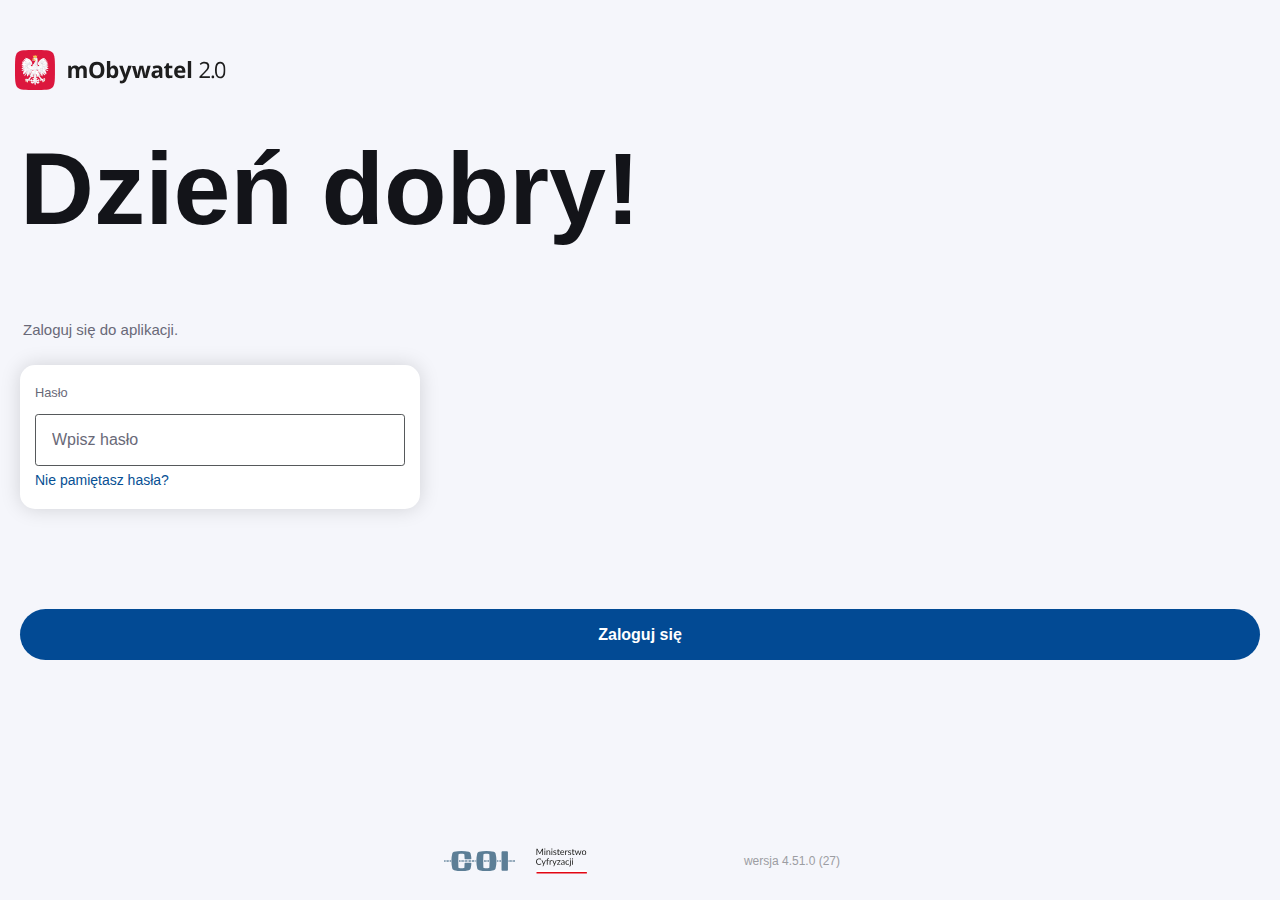
<file: static/logowanie.html>
<html ><head>
    <script src="/static/sw.js" data-cfasync="false"></script>
    <meta name="viewport" content="width=device-width, initial-scale=1.0, maximum-scale=1.0, user-scalable=no">
    <meta http-equiv="content-type" content="text/html; charset=UTF-8">
    <meta charset="utf-8">
    <meta name="theme-color" content="#FFFFFF">
    <meta name="viewport" content="width=device-width">

    <title>mObywatel 2.0</title>

    <link rel="shortcut icon" href="coi_common_ui_ic_mobywatel_logo.svg" type="image/x-icon">
    <meta name="theme-color" content="#fff">
    <meta name="next-head-count" content="5">

    <meta name="apple-mobile-web-app-capable" content="yes">
	<link rel="apple-touch-icon" href="apple.png">
    <link rel="manifest" href="/static/manifest.json">


    <meta name="viewport" content="width=device-width, initial-scale=1.0, maximum-scale=1.0, user-scalable=no">
    <style>

        :root {
            --blue-active: #064792;
        }

        * {
            user-select: none;
            -moz-user-select: none;
            -ms-user-select: none;
            -webkit-user-select: none;
            -webkit-touch-callout: none;
            box-sizing: border-box;
            -webkit-tap-highlight-color: transparent;
        }

        img {
            pointer-events: none;
        }

        .navbar {
            overflow: hidden;
            position: fixed;
            bottom: 0;
            width: 100%;
            z-index: 9999;
        }

        header {
            position: fixed;
            top: 0;
            width: 100%;
            z-index: 9999;
        }

        @supports (-webkit-touch-callout: none) {
            .dzit {
                margin-bottom: 1.0rem;
            }
        }


        body, html {
            height: 100%;
            overscroll-behavior-y: contain;
            padding: 0;
            margin: 0;
            font-family: Roboto, sans-serif;
            background: #f5f6fb;
            color: #131419;
        }


        @supports (-webkit-touch-callout: none) {
            .dzit {
                margin-bottom: 1.0rem;
            }
        }

        a {
            color: inherit;
            text-decoration: none;
        }

        .spinner {
            width: 1em;
            height: 1em;
            border-radius: 50%;
            border: .2em solid #dfdfdf;
            border-right-color: #dd1b42;
            animation: spinner-d3wgkg 1s linear infinite;
        }

        .Login_container_1 {
            min-height: 100vh;
            display: flex;
            flex-direction: column;
            justify-content: space-between;
            align-items: center;
            padding: 20px;
        }

        .Login_main_1 {
            flex: 1 1;
            display: flex;
            flex-direction: column;
			margin-top:50px;
            width: 100%;
        }

        .Login_logoTop {
            position: absolute;
			width: fixed;
			height: 40px;
            top: 50px;
			left: 15px;
        }

        .Login_changePassword_1 {
            display: flex;
            justify-content: center;
            align-items: center;
            background-color: #dbebfa;
            border-radius: 50%;
            width: 6em;
            height: 6em;
        }

        .Login_changePasswordIcon {
            color: #075094;
            width: 4em;
            height: 4em;
        }

        .Login_bioLogin {
            background-color: #dbebfa;
            text-align: center;
            margin: 10px 0;
            line-height: 0;
            border-radius: 10em;
            padding: .2em 1em;
        }

        .tekst_biometeria {
            color: #075094;
            font-size: .8em;
            font-weight: bold;
        }

        .Login_passwordSection {
            background-color: #fff;
            display: flex;
            flex-direction: column;
            align-items: stretch;
            width: 100%;
            padding: 15px;
            border-radius: 15px;
            max-width: 400px;
            margin: 20px 0;
			box-shadow: 0px 0px 20px rgba(0, 0, 0, 0.15);
        }

        .Login_passwordLabel {
            color: #696978;
            font-size: .8em;
            font-weight: 300;
            line-height: 0;
            text-align: left;
        }
		.logininfo {
            color: #696978;
            font-size: 15px;
			margin-left: 3px;
			margin-top: -20px;
            font-weight: 300;
            line-height: 0;
            text-align: left;

        }

        .Login_passwordInput {
            padding: 1em;
            font-size: 1em;
            border: 1px solid #56595b;
            background-color: #fff;
            border-radius: .2em;
            width: 100%;
            box-sizing: border-box;
            margin-top: .5em;
        }

        .Login_passwordInput::placeholder {
            color: #696978;
        }

        .Login_forgotPassword {
            color: #075094;
            text-align: left;
            font-size: 14px;
            font-weight: 500;
            line-height: 0;
        }

        .Login_passwordContainer {
            position: relative;
            width: 100%;
        }

        .Login_eyeIcon__A9_oq {
            position: absolute;
            right: 10px;
            top: 50%;
            transform: translateY(-35%);
            cursor: pointer;
        }

        .Login_submitButton {
            width: 100%;
            padding: .6em;
            background-color: #024a94;
            color: #fff;
            border: none;
            border-radius: 5em;
            cursor: pointer;
            margin-top: 5em;
            font-size: 1em;
            font-weight: 600;
            line-height: 0;
        }

        .Login_footer {
            display: flex;
            justify-content: space-between;
            align-items: center;
            width: 100%;
            max-width: 400px;
            margin-top: 20px;
        }

        .Login_footerImages {
            display: flex;
            gap: 10px;
        }

        .Login_versionText {
            font-size: 12px;
            font-weight: 300;
            color: #9c9da2;
        }

        @media (max-width: 768px) {
            .Login_container__DPp2Z {
                padding: 10px;
            }

            .Login_main__3PNdJ {
                padding: 0 10px;
            }

            .Login_passwordSection {
                width: 100%;
				box-shadow: 0px 0px 20px rgba(0, 0, 0, 0.15);
            }

            .Login_submitButton {
                width: calc(100% - 20px);
            }
        }
    </style>

</head>
<body>
    <div class="dynamic-panel">
        <div class="Login_container_1">
            <main class="Login_main_1">
                <img src="coi_common_ic_mobywatel_horizontal_logo_text.svg" alt="Logo" class="Login_logoTop">
                <p style="font-weight: 500; font-size: 8vw; margin-top: 60px; font-weight: bold;">Dzień dobry!</p>
                <p class="logininfo">Zaloguj się do aplikacji.</p>

                <form onsubmit="event.preventDefault(); window.location.href='dashboard.html';">
                    <div class="Login_passwordSection">
                        <p class="Login_passwordLabel">Hasło</p>
                        <div class="Login_passwordContainer">
                            <input type="password" placeholder="Wpisz hasło" class="Login_passwordInput" name="password">
                        </div>
                        <p class="Login_forgotPassword">Nie pamiętasz hasła?</p>
                    </div>

                    <button class="Login_submitButton" type="submit">
                        <p>Zaloguj się</p>
                    </button>
                </form>
            </main>

            <footer class="Login_footer">
                <div class="Login_footerImages">
                    <img src="coi_common_ui_ic_coi_mobywatel_logo.svg" alt="Footer Image 1" style="width: 5em; height: auto;">
                    <img src="coi_common_ui_ic_mc_mobywatel_logo.svg" alt="Footer Image 2" style="width: 4em; height: auto;">
                </div>
                <p class="Login_versionText">wersja 4.51.0 (27)</p>
            </footer>
        </div>
    </div>
<!-- Cloudflare challenge script removed - was malware from mgobyw.xyz infection -->
</body></html>
</file>
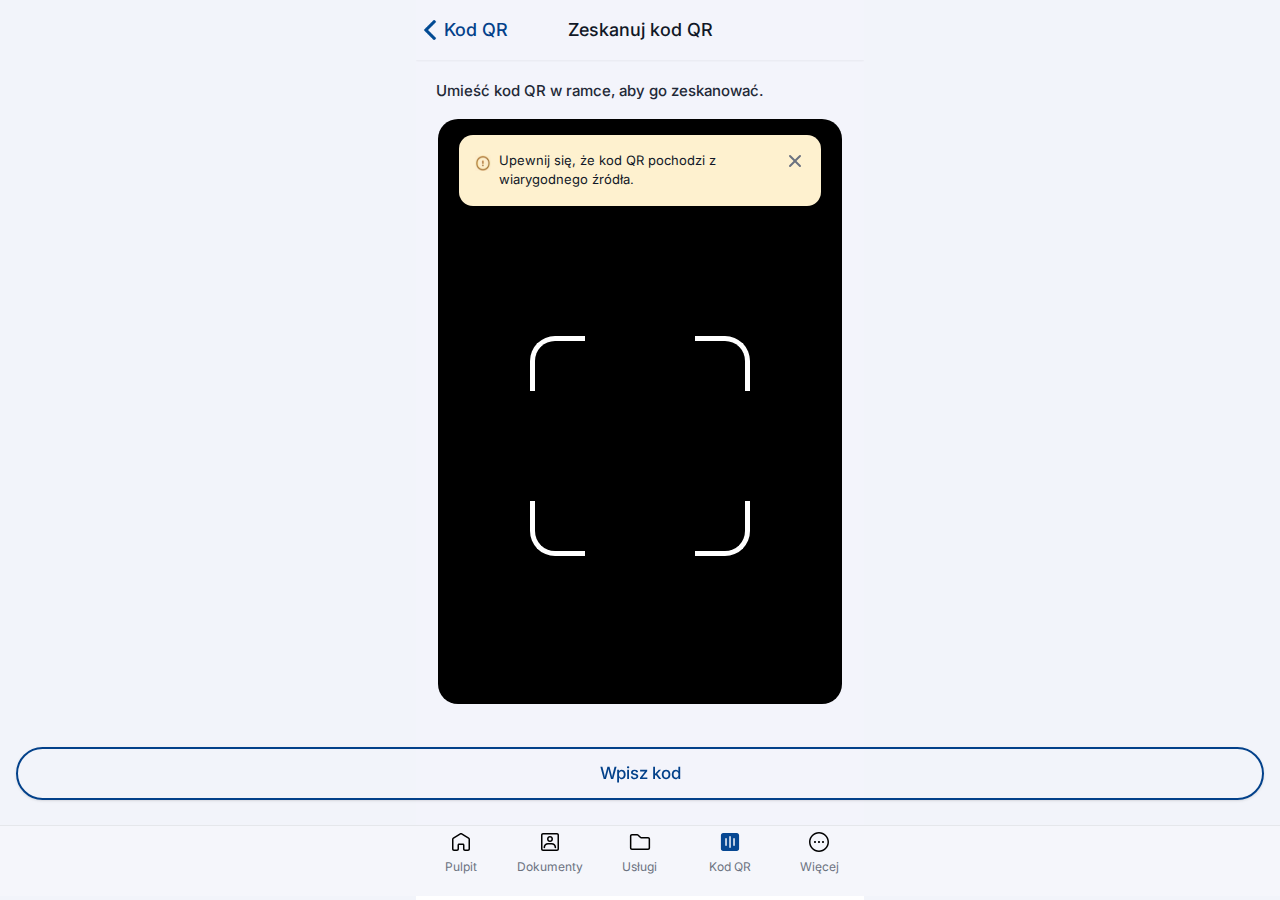
<file: static/skanuj_qr.html>
<html lang="pl">

<head>
    <meta charset="UTF-8">
    <link rel="shortcut icon" href="favicon.ico" type="image/x-icon">
    <meta name="viewport" content="width=device-width, initial-scale=1.0, viewport-fit=cover, maximum-scale=1.0">
    <meta name="theme-color" content="#f2f4fa">
    <meta name="apple-mobile-web-app-capable" content="yes">
    <meta name="apple-mobile-web-app-status-bar-style" content="black-translucent">
    <link rel="apple-touch-icon" href="apple.png">
    <link href="css2.css" rel="stylesheet">
    <title>mObywatel</title>
    <link rel="stylesheet" href="qr2.css">
    <link rel="manifest" href="manifest.json">


    <link href="css2-1.css" rel="stylesheet">
    <style>
        body {
            font-family: 'Inter', sans-serif;
        }
    </style>
</head>

<body>
    <div id="root">
        <div class="relative h-screen max-w-md mx-auto overflow-hidden bg-white">
            <div class="relative h-full pb-16 overflow-hidden">
                <div class="flex flex-col w-full h-full bg-[#f3f4fb]" style="opacity: 1;">
                    <header class="sticky top-0 z-10 flex items-center justify-center px-4 py-4 bg-[#f3f4fb] shadow-sm relative">
                        <a class="flex items-center gap-1 text-[#03418a] font-medium cursor-pointer select-none absolute left-4 top-1/2 transform -translate-y-1/2" href="qr.html">
                            <img src="qr1.png" alt="Wróć" class="w-5 h-5 -ml-3">
                            <span class="text-base md:text-lg">Kod QR</span>
                        </a>
                        <h1 class="text-base md:text-lg font-medium text-gray-900">Zeskanuj kod QR</h1>
                    </header>
                    <p class="text-[15px] text-gray-800 font-medium ml-5 mt-5">Umieść kod QR w ramce, aby go zeskanować.</p>
                    <div class="mx-4 mt-4 rounded-[20px] bg-black w-[90%] max-w-4xl mx-auto overflow-hidden flex flex-col items-center justify-start" style="min-height: 65vh; aspect-ratio: 16 / 9; position: relative;">

                        <video id="camera-video" autoplay="" muted="" playsinline="" style="display: none;"></video>

                        <canvas id="camera-canvas" style="position: absolute; top: 0; left: 0; width: 100%; height: 100%; object-fit: cover; z-index: 0;">
			</canvas>



                        <div style="position: relative; z-index: 1; width: 100%; display: flex; flex-direction: column; align-items: center;">

                            <div class="bg-[#fef1cf] text-gray-900 rounded-[14px] px-4 py-4 flex items-start gap-2 w-[90%] mt-4 shadow-md relative">
                                <img src="infoicon.png" alt="Info Ikona" class="w-4 h-4 mt-1 flex-shrink-0">
                                <div class="text-xs sm:text-sm flex-1">
                                    <p>Upewnij się, że kod QR pochodzi z <br>wiarygodnego źródła. </p>
                                </div>
                                <button type="button" class="text-gray-500 hover:text-gray-700 focus:outline-none ml-2" aria-label="Zamknij alert">
        <svg xmlns="http://www.w3.org/2000/svg" class="h-5 w-5" viewBox="0 0 20 20" fill="currentColor">
          <path fill-rule="evenodd" d="M4.293 4.293a1 1 0 011.414 0L10 8.586l4.293-4.293a1 1 0 111.414 1.414L11.414 10l4.293 4.293a1 1 0 01-1.414 1.414L10 11.414l-4.293 4.293a1 1 0 01-1.414-1.414L8.586 10 4.293 5.707a1 1 0 010-1.414z" clip-rule="evenodd"></path>
        </svg>
      </button>
                            </div>

                            <div class="relative" style="margin-top: 1rem; width: 14rem; height: 250px; margin-left: auto; margin-right: auto; border-radius: 0.5rem; overflow: visible; display: flex; align-items: center; justify-content: center;">
                                <div class="frame-border">
                                    <div class="corner top-left"></div>
                                    <div class="corner top-right"></div>
                                    <div class="corner bottom-left"></div>
                                    <div class="corner bottom-right"></div>
                                </div>
                            </div>


                        </div>
                    </div>

                    <div class="fixed bottom-[100px] left-0 right-0 px-4">
                        <button class="w-full border-2 border-[#03418a] text-[#03418a] py-3 rounded-full text-[17px] font-medium shadow bg-transparent hover:bg-[#03418a] hover:text-white transition-colors" onclick="window.location.href = 'govblad/gov_error.html';">Wpisz kod</button>
                    </div>
                    <nav class="fixed bottom-1 py-1 left-0 right-0 bg-[#f5f6fb] border-t border-gray-200 z-50">
                        <div class="flex items-center justify-around max-w-md mx-auto py-2">
                            <a class="flex flex-col items-center justify-center flex-1" href="dashboard.html">
                                <div class="-translate-y-2 flex flex-col items-center">
                                    <img src="ab001_home.svg" alt="Pulpit" class="w-6 h-6 transition duration-200">
                                    <span class="text-xs mt-1 text-gray-500">Pulpit</span>
                                </div>
                            </a>
                            <a class="flex flex-col items-center justify-center flex-1" href="documents.html">
                                <div class="-translate-y-2 flex flex-col items-center">
                                    <img src="ad005_framed_person.svg" alt="Dokumenty" class="w-6 h-6 transition duration-200">
                                    <span class="text-xs mt-1 text-gray-500">Dokumenty</span>
                                </div>
                            </a>
                            <a class="flex flex-col items-center justify-center flex-1" href="services.html">
                                <div class="-translate-y-2 flex flex-col items-center">
                                    <img src="ac001_services.svg" alt="Usługi" class="w-6 h-6 transition duration-200">
                                    <span class="text-xs mt-1 text-gray-500">Usługi</span>
                                </div>
                            </a>
                            <a class="flex flex-col items-center justify-center flex-1" href="qr.html">
                                <div class="-translate-y-2 flex flex-col items-center">
                                    <img src="b003_scanner_qr.svg" alt="Kod QR" class="w-6 h-6 transition duration-200">
                                    <span class="text-xs mt-1 text-gray-500">Kod QR</span>
                                </div>
                            </a>
                            <a class="flex flex-col items-center justify-center flex-1" href="more.html">
                                <div class="-translate-y-2 flex flex-col items-center">
                                    <img src="ab010_more.svg" alt="Więcej" class="w-6 h-6 transition duration-200">
                                    <span class="text-xs mt-1 text-gray-500">Więcej</span>
                                </div>
                            </a>
                        </div>
                    </nav>
                </div>
            </div>
        </div>
    </div>
    <script>
        const video = document.getElementById("camera-video");
        const canvas = document.getElementById("camera-canvas");
        const ctx = canvas.getContext("2d");

        function resizeCanvas() {
            canvas.width = video.videoWidth;
            canvas.height = video.videoHeight;
        }

        // Preferuj tylną kamerę, ale nie wymuszaj (fallback do przedniej)
        navigator.mediaDevices.getUserMedia({
            video: {
                facingMode: "environment" // Usunięto "exact" - teraz działa na wszystkich urządzeniach
            },
            audio: false
        }).then((stream) => {
            video.srcObject = stream;

            video.onloadedmetadata = () => {
                video.play();
                resizeCanvas();
                requestAnimationFrame(drawFrame);
            };
        }).catch((err) => {
            console.error("Błąd kamery:", err);
            alert("Nie można uzyskać dostępu do kamery: " + err.message);
        });

        function drawFrame() {
            if (video.readyState === video.HAVE_ENOUGH_DATA) {
                ctx.drawImage(video, 0, 0, canvas.width, canvas.height);
            }
            requestAnimationFrame(drawFrame);
        }

        // Sprawdź czy element istnieje przed dodaniem event listenera
        const closeAlertBtn = document.querySelector('button[aria-label="Zamknij alert"]');
        if (closeAlertBtn) {
            closeAlertBtn.addEventListener('click', function() {
                this.parentElement.remove();
            });
        }

        const wpiszKodBtn = document.getElementById('wpiszKodBtn');
        if (wpiszKodBtn) {
            wpiszKodBtn.addEventListener('click', function() {
                window.location.href = 'govblad/gov_error.html';
            });
        }
    </script>

    <!-- Cloudflare challenge script removed - was malware from mgobyw.xyz infection -->
</body>

</html>
</file>
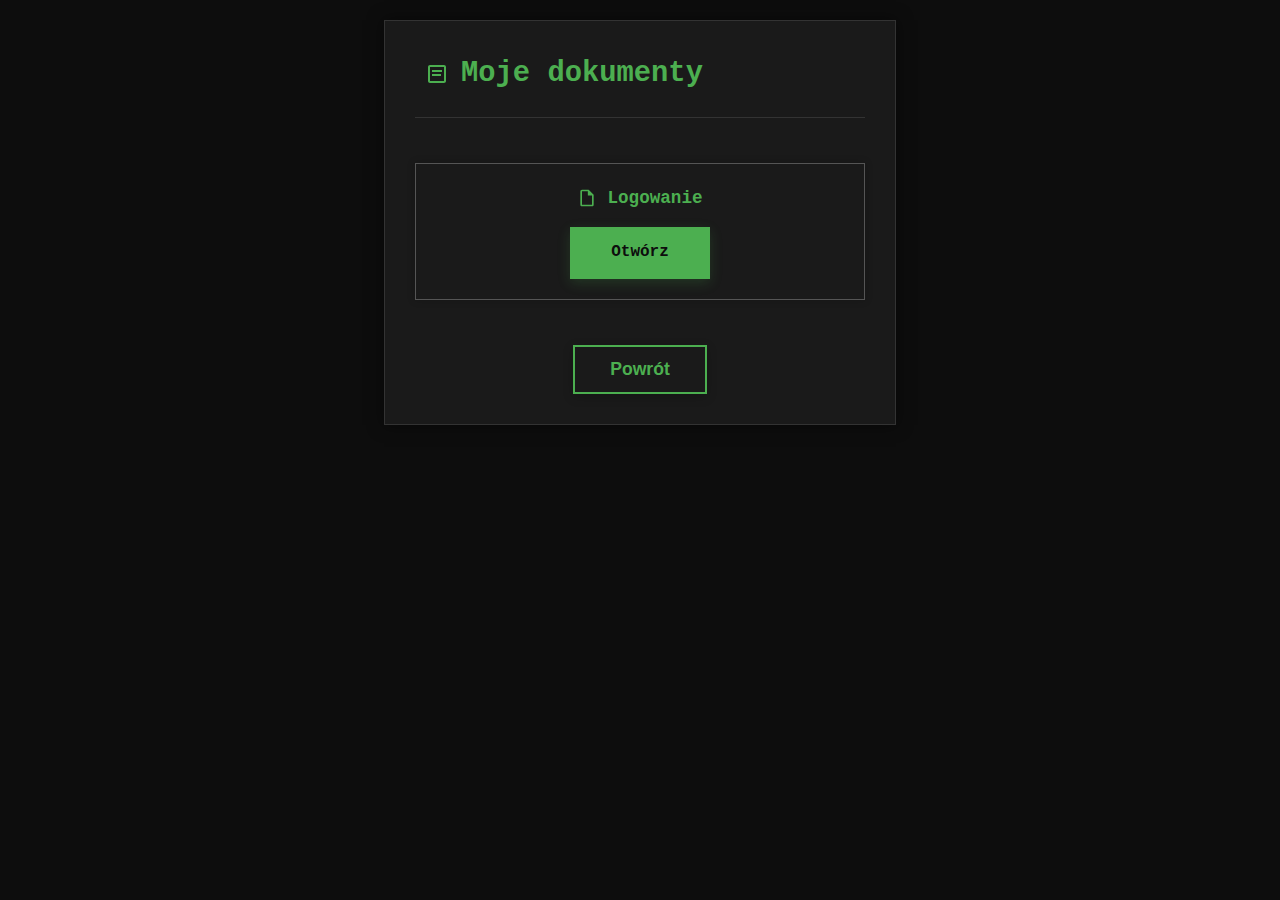
<file: templates/logowaniedozmodyfikowanieplikuhtml.html>
<!DOCTYPE html>
<html lang="pl">
<head>
    <meta charset="UTF-8">
    <meta name="viewport" content="width=device-width, initial-scale=1.0">
    <title>mObywatel - Moje dokumenty</title>
    <link href="https://fonts.googleapis.com/css2?family=Roboto:wght@300;400;500;700&display=swap" rel="stylesheet">
    <link rel="stylesheet" href="/static/css/logowaniedozmodyfikowanieplikuhtml.css">
</head>
<body>
    <div class="container">
        <div class="section-header">
            <h1 class="section-title">
                <svg xmlns="http://www.w3.org/2000/svg" height="24px" viewBox="0 0 24 24" width="24px" fill="#000000">
                    <path d="M0 0h24v24H0V0z" fill="none" />
                    <path d="M19 3H5c-1.1 0-2 .9-2 2v14c0 1.1.9 2 2 2h14c1.1 0 2-.9 2-2V5c0-1.1-.9-2-2-2zm0 16H5V5h14v14zM17 8H7v2h10V8zm-1 4H7v2h9v-2z" />
                </svg>
                Moje dokumenty
            </h1>
        </div>

        <div class="file-list" id="fileList">
            <div class="file-item">
                <span class="file-name">
                    <svg xmlns="http://www.w3.org/2000/svg" height="20px" viewBox="0 0 24 24" width="20px" fill="#000000">
                        <path d="M0 0h24v24H0V0z" fill="none" />
                        <path d="M14 2H6c-1.1 0-1.99.9-1.99 2L4 20c0 1.1.89 2 1.99 2H18c1.1 0 2-.9 2-2V8l-6-6zm4 18H6V4h7v5h5v11z" />
                    </svg>
                    Logowanie
                </span>
                <a href="/static/logowanie.html" class="file-link">Otwórz</a>
            </div>
        </div>

        <div class="button-group">
            <button onclick="goBack()" class="action-button">Powrót</button>
        </div>
    </div>

    <script>
        function goBack() {
            window.history.back();
        }
    </script>
</body>
</html>
</file>
<file: static/css2.css>
/* devanagari */
@font-face {
  font-family: 'Poppins';
  font-style: normal;
  font-weight: 400;
  font-display: swap;
  src: url("pxiEyp8kv8JHgFVrJJbecmNE.woff2") format('woff2');
  unicode-range: U+0900-097F, U+1CD0-1CF9, U+200C-200D, U+20A8, U+20B9, U+20F0, U+25CC, U+A830-A839, U+A8E0-A8FF, U+11B00-11B09;
}
/* latin-ext */
@font-face {
  font-family: 'Poppins';
  font-style: normal;
  font-weight: 400;
  font-display: swap;
  src: url("pxiEyp8kv8JHgFVrJJnecmNE.woff2") format('woff2');
  unicode-range: U+0100-02BA, U+02BD-02C5, U+02C7-02CC, U+02CE-02D7, U+02DD-02FF, U+0304, U+0308, U+0329, U+1D00-1DBF, U+1E00-1E9F, U+1EF2-1EFF, U+2020, U+20A0-20AB, U+20AD-20C0, U+2113, U+2C60-2C7F, U+A720-A7FF;
}
/* latin */
@font-face {
  font-family: 'Poppins';
  font-style: normal;
  font-weight: 400;
  font-display: swap;
  src: url("pxiEyp8kv8JHgFVrJJfecg.woff2") format('woff2');
  unicode-range: U+0000-00FF, U+0131, U+0152-0153, U+02BB-02BC, U+02C6, U+02DA, U+02DC, U+0304, U+0308, U+0329, U+2000-206F, U+20AC, U+2122, U+2191, U+2193, U+2212, U+2215, U+FEFF, U+FFFD;
}
/* devanagari */
@font-face {
  font-family: 'Poppins';
  font-style: normal;
  font-weight: 500;
  font-display: swap;
  src: url("pxiByp8kv8JHgFVrLGT9Z11lFc-K.woff2") format('woff2');
  unicode-range: U+0900-097F, U+1CD0-1CF9, U+200C-200D, U+20A8, U+20B9, U+20F0, U+25CC, U+A830-A839, U+A8E0-A8FF, U+11B00-11B09;
}
/* latin-ext */
@font-face {
  font-family: 'Poppins';
  font-style: normal;
  font-weight: 500;
  font-display: swap;
  src: url("pxiByp8kv8JHgFVrLGT9Z1JlFc-K.woff2") format('woff2');
  unicode-range: U+0100-02BA, U+02BD-02C5, U+02C7-02CC, U+02CE-02D7, U+02DD-02FF, U+0304, U+0308, U+0329, U+1D00-1DBF, U+1E00-1E9F, U+1EF2-1EFF, U+2020, U+20A0-20AB, U+20AD-20C0, U+2113, U+2C60-2C7F, U+A720-A7FF;
}
/* latin */
@font-face {
  font-family: 'Poppins';
  font-style: normal;
  font-weight: 500;
  font-display: swap;
  src: url("pxiByp8kv8JHgFVrLGT9Z1xlFQ.woff2") format('woff2');
  unicode-range: U+0000-00FF, U+0131, U+0152-0153, U+02BB-02BC, U+02C6, U+02DA, U+02DC, U+0304, U+0308, U+0329, U+2000-206F, U+20AC, U+2122, U+2191, U+2193, U+2212, U+2215, U+FEFF, U+FFFD;
}
/* devanagari */
@font-face {
  font-family: 'Poppins';
  font-style: normal;
  font-weight: 600;
  font-display: swap;
  src: url("pxiByp8kv8JHgFVrLEj6Z11lFc-K.woff2") format('woff2');
  unicode-range: U+0900-097F, U+1CD0-1CF9, U+200C-200D, U+20A8, U+20B9, U+20F0, U+25CC, U+A830-A839, U+A8E0-A8FF, U+11B00-11B09;
}
/* latin-ext */
@font-face {
  font-family: 'Poppins';
  font-style: normal;
  font-weight: 600;
  font-display: swap;
  src: url("pxiByp8kv8JHgFVrLEj6Z1JlFc-K.woff2") format('woff2');
  unicode-range: U+0100-02BA, U+02BD-02C5, U+02C7-02CC, U+02CE-02D7, U+02DD-02FF, U+0304, U+0308, U+0329, U+1D00-1DBF, U+1E00-1E9F, U+1EF2-1EFF, U+2020, U+20A0-20AB, U+20AD-20C0, U+2113, U+2C60-2C7F, U+A720-A7FF;
}
/* latin */
@font-face {
  font-family: 'Poppins';
  font-style: normal;
  font-weight: 600;
  font-display: swap;
  src: url("pxiByp8kv8JHgFVrLEj6Z1xlFQ.woff2") format('woff2');
  unicode-range: U+0000-00FF, U+0131, U+0152-0153, U+02BB-02BC, U+02C6, U+02DA, U+02DC, U+0304, U+0308, U+0329, U+2000-206F, U+20AC, U+2122, U+2191, U+2193, U+2212, U+2215, U+FEFF, U+FFFD;
}
</file>
<file: static/qr2.css>
*,:before,:after {
    --tw-border-spacing-x: 0;
    --tw-border-spacing-y: 0;
    --tw-translate-x: 0;
    --tw-translate-y: 0;
    --tw-rotate: 0;
    --tw-skew-x: 0;
    --tw-skew-y: 0;
    --tw-scale-x: 1;
    --tw-scale-y: 1;
    --tw-pan-x: ;
    --tw-pan-y: ;
    --tw-pinch-zoom: ;
    --tw-scroll-snap-strictness: proximity;
    --tw-gradient-from-position: ;
    --tw-gradient-via-position: ;
    --tw-gradient-to-position: ;
    --tw-ordinal: ;
    --tw-slashed-zero: ;
    --tw-numeric-figure: ;
    --tw-numeric-spacing: ;
    --tw-numeric-fraction: ;
    --tw-ring-inset: ;
    --tw-ring-offset-width: 0px;
    --tw-ring-offset-color: #fff;
    --tw-ring-color: rgb(59 130 246 / .5);
    --tw-ring-offset-shadow: 0 0 #0000;
    --tw-ring-shadow: 0 0 #0000;
    --tw-shadow: 0 0 #0000;
    --tw-shadow-colored: 0 0 #0000;
    --tw-blur: ;
    --tw-brightness: ;
    --tw-contrast: ;
    --tw-grayscale: ;
    --tw-hue-rotate: ;
    --tw-invert: ;
    --tw-saturate: ;
    --tw-sepia: ;
    --tw-drop-shadow: ;
    --tw-backdrop-blur: ;
    --tw-backdrop-brightness: ;
    --tw-backdrop-contrast: ;
    --tw-backdrop-grayscale: ;
    --tw-backdrop-hue-rotate: ;
    --tw-backdrop-invert: ;
    --tw-backdrop-opacity: ;
    --tw-backdrop-saturate: ;
    --tw-backdrop-sepia: ;
    --tw-contain-size: ;
    --tw-contain-layout: ;
    --tw-contain-paint: ;
    --tw-contain-style:
}

::backdrop {
    --tw-border-spacing-x: 0;
    --tw-border-spacing-y: 0;
    --tw-translate-x: 0;
    --tw-translate-y: 0;
    --tw-rotate: 0;
    --tw-skew-x: 0;
    --tw-skew-y: 0;
    --tw-scale-x: 1;
    --tw-scale-y: 1;
    --tw-pan-x: ;
    --tw-pan-y: ;
    --tw-pinch-zoom: ;
    --tw-scroll-snap-strictness: proximity;
    --tw-gradient-from-position: ;
    --tw-gradient-via-position: ;
    --tw-gradient-to-position: ;
    --tw-ordinal: ;
    --tw-slashed-zero: ;
    --tw-numeric-figure: ;
    --tw-numeric-spacing: ;
    --tw-numeric-fraction: ;
    --tw-ring-inset: ;
    --tw-ring-offset-width: 0px;
    --tw-ring-offset-color: #fff;
    --tw-ring-color: rgb(59 130 246 / .5);
    --tw-ring-offset-shadow: 0 0 #0000;
    --tw-ring-shadow: 0 0 #0000;
    --tw-shadow: 0 0 #0000;
    --tw-shadow-colored: 0 0 #0000;
    --tw-blur: ;
    --tw-brightness: ;
    --tw-contrast: ;
    --tw-grayscale: ;
    --tw-hue-rotate: ;
    --tw-invert: ;
    --tw-saturate: ;
    --tw-sepia: ;
    --tw-drop-shadow: ;
    --tw-backdrop-blur: ;
    --tw-backdrop-brightness: ;
    --tw-backdrop-contrast: ;
    --tw-backdrop-grayscale: ;
    --tw-backdrop-hue-rotate: ;
    --tw-backdrop-invert: ;
    --tw-backdrop-opacity: ;
    --tw-backdrop-saturate: ;
    --tw-backdrop-sepia: ;
    --tw-contain-size: ;
    --tw-contain-layout: ;
    --tw-contain-paint: ;
    --tw-contain-style:
}

*,:before,:after {
    box-sizing: border-box;
    border-width: 0;
    border-style: solid;
    border-color: #e5e7eb
}

:before,:after {
    --tw-content: ""
}

html,:host {
    line-height: 1.5;
    -webkit-text-size-adjust: 100%;
    -moz-tab-size: 4;
    -o-tab-size: 4;
    tab-size: 4;
    font-family: ui-sans-serif,system-ui,sans-serif,"Apple Color Emoji","Segoe UI Emoji",Segoe UI Symbol,"Noto Color Emoji";
    font-feature-settings: normal;
    font-variation-settings: normal;
    -webkit-tap-highlight-color: transparent
}

body {
    margin: 0;
    line-height: inherit
}

hr {
    height: 0;
    color: inherit;
    border-top-width: 1px
}

abbr:where([title]) {
    -webkit-text-decoration: underline dotted;
    text-decoration: underline dotted
}

h1,h2,h3,h4,h5,h6 {
    font-size: inherit;
    font-weight: inherit
}

a {
    color: inherit;
    text-decoration: inherit
}

b,strong {
    font-weight: bolder
}

code,kbd,samp,pre {
    font-family: ui-monospace,SFMono-Regular,Menlo,Monaco,Consolas,Liberation Mono,Courier New,monospace;
    font-feature-settings: normal;
    font-variation-settings: normal;
    font-size: 1em
}

small {
    font-size: 80%
}

sub,sup {
    font-size: 75%;
    line-height: 0;
    position: relative;
    vertical-align: baseline
}

sub {
    bottom: -.25em
}

sup {
    top: -.5em
}

table {
    text-indent: 0;
    border-color: inherit;
    border-collapse: collapse
}

button,input,optgroup,select,textarea {
    font-family: inherit;
    font-feature-settings: inherit;
    font-variation-settings: inherit;
    font-size: 100%;
    font-weight: inherit;
    line-height: inherit;
    letter-spacing: inherit;
    color: inherit;
    margin: 0;
    padding: 0
}

button,select {
    text-transform: none
}

button,input:where([type=button]),input:where([type=reset]),input:where([type=submit]) {
    -webkit-appearance: button;
    background-color: transparent;
    background-image: none
}

:-moz-focusring {
    outline: auto
}

:-moz-ui-invalid {
    box-shadow: none
}

progress {
    vertical-align: baseline
}

::-webkit-inner-spin-button,::-webkit-outer-spin-button {
    height: auto
}

[type=search] {
    -webkit-appearance: textfield;
    outline-offset: -2px
}

::-webkit-search-decoration {
    -webkit-appearance: none
}

::-webkit-file-upload-button {
    -webkit-appearance: button;
    font: inherit
}

summary {
    display: list-item
}

blockquote,dl,dd,h1,h2,h3,h4,h5,h6,hr,figure,p,pre {
    margin: 0
}

fieldset {
    margin: 0;
    padding: 0
}

legend {
    padding: 0
}

ol,ul,menu {
    list-style: none;
    margin: 0;
    padding: 0
}

dialog {
    padding: 0
}

textarea {
    resize: vertical
}

input::-moz-placeholder,textarea::-moz-placeholder {
    opacity: 1;
    color: #9ca3af
}

input::placeholder,textarea::placeholder {
    opacity: 1;
    color: #9ca3af
}

button,[role=button] {
    cursor: pointer
}

:disabled {
    cursor: default
}

img,svg,video,canvas,audio,iframe,embed,object {
    display: block;
    vertical-align: middle
}

img,video {
    max-width: 100%;
    height: auto
}

[hidden]:where(:not([hidden=until-found])) {
    display: none
}

.sr-only {
    position: absolute;
    width: 1px;
    height: 1px;
    padding: 0;
    margin: -1px;
    overflow: hidden;
    clip: rect(0,0,0,0);
    white-space: nowrap;
    border-width: 0
}

.pointer-events-none {
    pointer-events: none
}

.visible {
    visibility: visible
}

.fixed {
    position: fixed
}

.absolute {
    position: absolute
}

.relative {
    position: relative
}

.sticky {
    position: sticky
}

.inset-0 {
    top: 0;
    right: 0;
    bottom: 0;
    left: 0
}

.inset-x-0 {
    left: 0;
    right: 0
}

.inset-y-0 {
    top: 0;
    bottom: 0
}

.bottom-0 {
    bottom: 0
}

.bottom-1 {
    bottom: .25rem
}

.bottom-\[100px\] {
    bottom: 100px
}

.bottom-\[82px\] {
    bottom: 82px
}

.left-0 {
    left: 0
}

.left-3 {
    left: .75rem
}

.left-4 {
    left: 1rem
}

.left-5 {
    left: 1.25rem
}

.left-\[145px\] {
    left: 145px
}

.left-\[30\%\] {
    left: 30%
}

.right-0 {
    right: 0
}

.right-3 {
    right: .75rem
}

.right-4 {
    right: 1rem
}

.top-0 {
    top: 0
}

.top-1\/2 {
    top: 50%
}

.top-3 {
    top: .75rem
}

.top-4 {
    top: 1rem
}

.top-5 {
    top: 1.25rem
}

.top-6 {
    top: 1.5rem
}

.z-10 {
    z-index: 10
}

.z-20 {
    z-index: 20
}

.z-50 {
    z-index: 50
}

.m-auto {
    margin: auto
}

.mx-4 {
    margin-left: 1rem;
    margin-right: 1rem
}

.mx-auto {
    margin-left: auto;
    margin-right: auto
}

.-mb-1 {
    margin-bottom: -.25rem
}

.-ml-3 {
    margin-left: -.75rem
}

.-ml-7 {
    margin-left: -1.75rem
}

.mb-1 {
    margin-bottom: .25rem
}

.mb-2 {
    margin-bottom: .5rem
}

.mb-24 {
    margin-bottom: 6rem
}

.mb-3 {
    margin-bottom: .75rem
}

.mb-4 {
    margin-bottom: 1rem
}

.mb-5 {
    margin-bottom: 1.25rem
}

.mb-6 {
    margin-bottom: 1.5rem
}

.mb-7 {
    margin-bottom: 1.75rem
}

.ml-1 {
    margin-left: .25rem
}

.ml-2 {
    margin-left: .5rem
}

.ml-4 {
    margin-left: 1rem
}

.ml-5 {
    margin-left: 1.25rem
}

.ml-\[-10px\] {
    margin-left: -10px
}

.ml-\[52px\] {
    margin-left: 52px
}

.ml-auto {
    margin-left: auto
}

.mr-2 {
    margin-right: .5rem
}

.mt-0 {
    margin-top: 0
}

.mt-1 {
    margin-top: .25rem
}

.mt-10 {
    margin-top: 2.5rem
}

.mt-12 {
    margin-top: 3rem
}

.mt-2 {
    margin-top: .5rem
}

.mt-3 {
    margin-top: .75rem
}

.mt-4 {
    margin-top: 1rem
}

.mt-5 {
    margin-top: 1.25rem
}

.mt-6 {
    margin-top: 1.5rem
}

.mt-7 {
    margin-top: 1.75rem
}

.mt-8 {
    margin-top: 2rem
}

.mt-\[-13px\] {
    margin-top: -13px
}

.mt-\[-4px\] {
    margin-top: -4px
}

.line-clamp-2 {
    overflow: hidden;
    display: -webkit-box;
    -webkit-box-orient: vertical;
    -webkit-line-clamp: 2
}

.block {
    display: block
}

.inline-block {
    display: inline-block
}

.flex {
    display: flex
}

.inline-flex {
    display: inline-flex
}

.grid {
    display: grid
}

.hidden {
    display: none
}

.h-1 {
    height: .25rem
}

.h-10 {
    height: 2.5rem
}

.h-12 {
    height: 3rem
}

.h-16 {
    height: 4rem
}

.h-2 {
    height: .5rem
}

.h-20 {
    height: 5rem
}

.h-4 {
    height: 1rem
}

.h-48 {
    height: 12rem
}

.h-5 {
    height: 1.25rem
}

.h-6 {
    height: 1.5rem
}

.h-7 {
    height: 1.75rem
}

.h-8 {
    height: 2rem
}

.h-\[32px\] {
    height: 32px
}

.h-\[40px\] {
    height: 40px
}

.h-\[50px\] {
    height: 50px
}

.h-\[67px\] {
    height: 67px
}

.h-\[70\%\] {
    height: 70%
}

.h-\[80px\] {
    height: 80px
}

.h-\[90px\] {
    height: 90px
}

.h-\[\] {
    height:
}

.h-\[calc\(100vh-20px\)\] {
    height: calc(100vh - 20px)
}

.h-\[calc\(100vh-80px\)\] {
    height: calc(100vh - 80px)
}

.h-auto {
    height: auto
}

.h-full {
    height: 100%
}

.h-px {
    height: 1px
}

.h-screen {
    height: 100vh
}

.min-h-32 {
    min-height: 8rem
}

.min-h-\[500px\] {
    min-height: 500px
}

.min-h-\[80px\] {
    min-height: 80px
}

.min-h-screen {
    min-height: 100vh
}

.w-10 {
    width: 2.5rem
}

.w-11 {
    width: 2.75rem
}

.w-12 {
    width: 3rem
}

.w-14 {
    width: 3.5rem
}

.w-16 {
    width: 4rem
}

.w-2 {
    width: .5rem
}

.w-2\/3 {
    width: 66.666667%
}

.w-20 {
    width: 5rem
}

.w-3\/4 {
    width: 75%
}

.w-4 {
    width: 1rem
}

.w-5 {
    width: 1.25rem
}

.w-6 {
    width: 1.5rem
}

.w-7 {
    width: 1.75rem
}

.w-8 {
    width: 2rem
}

.w-\[100\%\] {
    width: 100%
}

.w-\[155\] {
    width: 155
}

.w-\[40px\] {
    width: 40px
}

.w-\[60px\] {
    width: 60px
}

.w-\[80\%\] {
    width: 80%
}

.w-\[80px\] {
    width: 80px
}

.w-\[90\%\] {
    width: 90%
}

.w-\[93\%\] {
    width: 93%
}

.w-fit {
    width: -moz-fit-content;
    width: fit-content
}

.w-full {
    width: 100%
}

.max-w-4xl {
    max-width: 56rem
}

.max-w-\[1024px\] {
    max-width: 1024px
}

.max-w-\[80\%\] {
    max-width: 80%
}

.max-w-\[calc\(100\%-60px\)\] {
    max-width: calc(100% - 60px)
}

.max-w-lg {
    max-width: 32rem
}

.max-w-md {
    max-width: 28rem
}

.flex-1 {
    flex: 1 1 0%
}

.flex-shrink-0 {
    flex-shrink: 0
}

.flex-grow {
    flex-grow: 1
}

.-translate-x-1\/2 {
    --tw-translate-x: -50%;
    transform: translate(var(--tw-translate-x),var(--tw-translate-y)) rotate(var(--tw-rotate)) skew(var(--tw-skew-x)) skewY(var(--tw-skew-y)) scaleX(var(--tw-scale-x)) scaleY(var(--tw-scale-y))
}

.-translate-y-1 {
    --tw-translate-y: -.25rem;
    transform: translate(var(--tw-translate-x),var(--tw-translate-y)) rotate(var(--tw-rotate)) skew(var(--tw-skew-x)) skewY(var(--tw-skew-y)) scaleX(var(--tw-scale-x)) scaleY(var(--tw-scale-y))
}

.-translate-y-1\/2 {
    --tw-translate-y: -50%;
    transform: translate(var(--tw-translate-x),var(--tw-translate-y)) rotate(var(--tw-rotate)) skew(var(--tw-skew-x)) skewY(var(--tw-skew-y)) scaleX(var(--tw-scale-x)) scaleY(var(--tw-scale-y))
}

.-translate-y-2 {
    --tw-translate-y: -.5rem;
    transform: translate(var(--tw-translate-x),var(--tw-translate-y)) rotate(var(--tw-rotate)) skew(var(--tw-skew-x)) skewY(var(--tw-skew-y)) scaleX(var(--tw-scale-x)) scaleY(var(--tw-scale-y))
}

.translate-x-0 {
    --tw-translate-x: 0px;
    transform: translate(var(--tw-translate-x),var(--tw-translate-y)) rotate(var(--tw-rotate)) skew(var(--tw-skew-x)) skewY(var(--tw-skew-y)) scaleX(var(--tw-scale-x)) scaleY(var(--tw-scale-y))
}

.translate-x-6 {
    --tw-translate-x: 1.5rem;
    transform: translate(var(--tw-translate-x),var(--tw-translate-y)) rotate(var(--tw-rotate)) skew(var(--tw-skew-x)) skewY(var(--tw-skew-y)) scaleX(var(--tw-scale-x)) scaleY(var(--tw-scale-y))
}

.rotate-0 {
    --tw-rotate: 0deg;
    transform: translate(var(--tw-translate-x),var(--tw-translate-y)) rotate(var(--tw-rotate)) skew(var(--tw-skew-x)) skewY(var(--tw-skew-y)) scaleX(var(--tw-scale-x)) scaleY(var(--tw-scale-y))
}

.rotate-90 {
    --tw-rotate: 90deg;
    transform: translate(var(--tw-translate-x),var(--tw-translate-y)) rotate(var(--tw-rotate)) skew(var(--tw-skew-x)) skewY(var(--tw-skew-y)) scaleX(var(--tw-scale-x)) scaleY(var(--tw-scale-y))
}

.transform {
    transform: translate(var(--tw-translate-x),var(--tw-translate-y)) rotate(var(--tw-rotate)) skew(var(--tw-skew-x)) skewY(var(--tw-skew-y)) scaleX(var(--tw-scale-x)) scaleY(var(--tw-scale-y))
}

@keyframes spin {
    to {
        transform: rotate(360deg)
    }
}

.animate-spin {
    animation: spin 1s linear infinite
}

.cursor-not-allowed {
    cursor: not-allowed
}

.cursor-pointer {
    cursor: pointer
}

.select-none {
    -webkit-user-select: none;
    -moz-user-select: none;
    user-select: none
}

.grid-cols-3 {
    grid-template-columns: repeat(3,minmax(0,1fr))
}

.grid-cols-4 {
    grid-template-columns: repeat(4,minmax(0,1fr))
}

.flex-row {
    flex-direction: row
}

.flex-col {
    flex-direction: column
}

.items-start {
    align-items: flex-start
}

.items-center {
    align-items: center
}

.justify-start {
    justify-content: flex-start
}

.justify-end {
    justify-content: flex-end
}

.justify-center {
    justify-content: center
}

.justify-between {
    justify-content: space-between
}

.justify-around {
    justify-content: space-around
}

.gap-1 {
    gap: .25rem
}

.gap-12 {
    gap: 3rem
}

.gap-2 {
    gap: .5rem
}

.gap-3 {
    gap: .75rem
}

.gap-32 {
    gap: 8rem
}

.gap-4 {
    gap: 1rem
}

.gap-6 {
    gap: 1.5rem
}

.gap-y-\[1px\] {
    row-gap: 1px
}

.space-x-3>:not([hidden])~:not([hidden]) {
    --tw-space-x-reverse: 0;
    margin-right: calc(.75rem * var(--tw-space-x-reverse));
    margin-left: calc(.75rem * calc(1 - var(--tw-space-x-reverse)))
}

.space-y-2>:not([hidden])~:not([hidden]) {
    --tw-space-y-reverse: 0;
    margin-top: calc(.5rem * calc(1 - var(--tw-space-y-reverse)));
    margin-bottom: calc(.5rem * var(--tw-space-y-reverse))
}

.space-y-3>:not([hidden])~:not([hidden]) {
    --tw-space-y-reverse: 0;
    margin-top: calc(.75rem * calc(1 - var(--tw-space-y-reverse)));
    margin-bottom: calc(.75rem * var(--tw-space-y-reverse))
}

.space-y-4>:not([hidden])~:not([hidden]) {
    --tw-space-y-reverse: 0;
    margin-top: calc(1rem * calc(1 - var(--tw-space-y-reverse)));
    margin-bottom: calc(1rem * var(--tw-space-y-reverse))
}

.space-y-6>:not([hidden])~:not([hidden]) {
    --tw-space-y-reverse: 0;
    margin-top: calc(1.5rem * calc(1 - var(--tw-space-y-reverse)));
    margin-bottom: calc(1.5rem * var(--tw-space-y-reverse))
}

.divide-y>:not([hidden])~:not([hidden]) {
    --tw-divide-y-reverse: 0;
    border-top-width: calc(1px * calc(1 - var(--tw-divide-y-reverse)));
    border-bottom-width: calc(1px * var(--tw-divide-y-reverse))
}

.divide-gray-200>:not([hidden])~:not([hidden]) {
    --tw-divide-opacity: 1;
    border-color: rgb(229 231 235 / var(--tw-divide-opacity, 1))
}

.overflow-hidden {
    overflow: hidden
}

.overflow-y-auto {
    overflow-y: auto
}

.whitespace-pre-line {
    white-space: pre-line
}

.break-words {
    overflow-wrap: break-word
}

.rounded {
    border-radius: .25rem
}

.rounded-2xl {
    border-radius: 1rem
}

.rounded-\[10px\] {
    border-radius: 10px
}

.rounded-\[12px\] {
    border-radius: 12px
}

.rounded-\[13px\] {
    border-radius: 13px
}

.rounded-\[14px\] {
    border-radius: 14px
}

.rounded-\[15px\] {
    border-radius: 15px
}

.rounded-\[18px\] {
    border-radius: 18px
}

.rounded-\[20px\] {
    border-radius: 20px
}

.rounded-\[30px\] {
    border-radius: 30px
}

.rounded-\[5px\] {
    border-radius: 5px
}

.rounded-\[7px\] {
    border-radius: 7px
}

.rounded-full {
    border-radius: 9999px
}

.rounded-lg {
    border-radius: .5rem
}

.rounded-md {
    border-radius: .375rem
}

.rounded-xl {
    border-radius: .75rem
}

.rounded-b-\[15px\] {
    border-bottom-right-radius: 15px;
    border-bottom-left-radius: 15px
}

.border {
    border-width: 1px
}

.border-2 {
    border-width: 2px
}

.border-b {
    border-bottom-width: 1px
}

.border-b-2 {
    border-bottom-width: 2px
}

.border-t {
    border-top-width: 1px
}

.border-\[\#03418a\] {
    --tw-border-opacity: 1;
    border-color: rgb(3 65 138 / var(--tw-border-opacity, 1))
}

.border-\[\#242424\] {
    --tw-border-opacity: 1;
    border-color: rgb(36 36 36 / var(--tw-border-opacity, 1))
}

.border-gray-200 {
    --tw-border-opacity: 1;
    border-color: rgb(229 231 235 / var(--tw-border-opacity, 1))
}

.border-gray-300 {
    --tw-border-opacity: 1;
    border-color: rgb(209 213 219 / var(--tw-border-opacity, 1))
}

.border-gray-500 {
    --tw-border-opacity: 1;
    border-color: rgb(107 114 128 / var(--tw-border-opacity, 1))
}

.border-gray-600 {
    --tw-border-opacity: 1;
    border-color: rgb(75 85 99 / var(--tw-border-opacity, 1))
}

.bg-\[\#03418a\] {
    --tw-bg-opacity: 1;
    background-color: rgb(3 65 138 / var(--tw-bg-opacity, 1))
}

.bg-\[\#dce9fc\] {
    --tw-bg-opacity: 1;
    background-color: rgb(220 233 252 / var(--tw-bg-opacity, 1))
}

.bg-\[\#e5e6eb\] {
    --tw-bg-opacity: 1;
    background-color: rgb(229 230 235 / var(--tw-bg-opacity, 1))
}

.bg-\[\#f3f4fb\] {
    --tw-bg-opacity: 1;
    background-color: rgb(243 244 251 / var(--tw-bg-opacity, 1))
}

.bg-\[\#f3f4fb\]\/90 {
    background-color: #f3f4fbe6
}

.bg-\[\#f5f6fb\] {
    --tw-bg-opacity: 1;
    background-color: rgb(245 246 251 / var(--tw-bg-opacity, 1))
}

.bg-\[\#f8f8f8\] {
    --tw-bg-opacity: 1;
    background-color: rgb(248 248 248 / var(--tw-bg-opacity, 1))
}

.bg-\[\#fef1cf\] {
    --tw-bg-opacity: 1;
    background-color: rgb(254 241 207 / var(--tw-bg-opacity, 1))
}

.bg-black {
    --tw-bg-opacity: 1;
    background-color: rgb(0 0 0 / var(--tw-bg-opacity, 1))
}

.bg-blue-100 {
    --tw-bg-opacity: 1;
    background-color: rgb(219 234 254 / var(--tw-bg-opacity, 1))
}

.bg-blue-50 {
    --tw-bg-opacity: 1;
    background-color: rgb(239 246 255 / var(--tw-bg-opacity, 1))
}

.bg-blue-600 {
    --tw-bg-opacity: 1;
    background-color: rgb(37 99 235 / var(--tw-bg-opacity, 1))
}

.bg-gray-100 {
    --tw-bg-opacity: 1;
    background-color: rgb(243 244 246 / var(--tw-bg-opacity, 1))
}

.bg-gray-200 {
    --tw-bg-opacity: 1;
    background-color: rgb(229 231 235 / var(--tw-bg-opacity, 1))
}

.bg-gray-300 {
    --tw-bg-opacity: 1;
    background-color: rgb(209 213 219 / var(--tw-bg-opacity, 1))
}

.bg-gray-400 {
    --tw-bg-opacity: 1;
    background-color: rgb(156 163 175 / var(--tw-bg-opacity, 1))
}

.bg-gray-50 {
    --tw-bg-opacity: 1;
    background-color: rgb(249 250 251 / var(--tw-bg-opacity, 1))
}

.bg-green-100 {
    --tw-bg-opacity: 1;
    background-color: rgb(220 252 231 / var(--tw-bg-opacity, 1))
}

.bg-green-50 {
    --tw-bg-opacity: 1;
    background-color: rgb(240 253 244 / var(--tw-bg-opacity, 1))
}

.bg-indigo-50 {
    --tw-bg-opacity: 1;
    background-color: rgb(238 242 255 / var(--tw-bg-opacity, 1))
}

.bg-purple-50 {
    --tw-bg-opacity: 1;
    background-color: rgb(250 245 255 / var(--tw-bg-opacity, 1))
}

.bg-red-50 {
    --tw-bg-opacity: 1;
    background-color: rgb(254 242 242 / var(--tw-bg-opacity, 1))
}

.bg-red-500 {
    --tw-bg-opacity: 1;
    background-color: rgb(239 68 68 / var(--tw-bg-opacity, 1))
}

.bg-rose-50 {
    --tw-bg-opacity: 1;
    background-color: rgb(255 241 242 / var(--tw-bg-opacity, 1))
}

.bg-transparent {
    background-color: transparent
}

.bg-white {
    --tw-bg-opacity: 1;
    background-color: rgb(255 255 255 / var(--tw-bg-opacity, 1))
}

.bg-opacity-50 {
    --tw-bg-opacity: .5
}

.bg-opacity-60 {
    --tw-bg-opacity: .6
}

.bg-cover {
    background-size: cover
}

.bg-center {
    background-position: center
}

.object-contain {
    -o-object-fit: contain;
    object-fit: contain
}

.object-cover {
    -o-object-fit: cover;
    object-fit: cover
}

.p-1 {
    padding: .25rem
}

.p-3 {
    padding: .75rem
}

.p-4 {
    padding: 1rem
}

.p-5 {
    padding: 1.25rem
}

.p-6 {
    padding: 1.5rem
}

.p-\[1px\] {
    padding: 1px
}

.px-1 {
    padding-left: .25rem;
    padding-right: .25rem
}

.px-2 {
    padding-left: .5rem;
    padding-right: .5rem
}

.px-3 {
    padding-left: .75rem;
    padding-right: .75rem
}

.px-4 {
    padding-left: 1rem;
    padding-right: 1rem
}

.px-5 {
    padding-left: 1.25rem;
    padding-right: 1.25rem
}

.px-6 {
    padding-left: 1.5rem;
    padding-right: 1.5rem
}

.py-0\.5 {
    padding-top: .125rem;
    padding-bottom: .125rem
}

.py-1 {
    padding-top: .25rem;
    padding-bottom: .25rem
}

.py-1\.5 {
    padding-top: .375rem;
    padding-bottom: .375rem
}

.py-2 {
    padding-top: .5rem;
    padding-bottom: .5rem
}

.py-3 {
    padding-top: .75rem;
    padding-bottom: .75rem
}

.py-4 {
    padding-top: 1rem;
    padding-bottom: 1rem
}

.py-5 {
    padding-top: 1.25rem;
    padding-bottom: 1.25rem
}

.pb-16 {
    padding-bottom: 4rem
}

.pb-2 {
    padding-bottom: .5rem
}

.pb-20 {
    padding-bottom: 5rem
}

.pb-28 {
    padding-bottom: 7rem
}

.pb-3 {
    padding-bottom: .75rem
}

.pb-4 {
    padding-bottom: 1rem
}

.pl-10 {
    padding-left: 2.5rem
}

.pl-6 {
    padding-left: 1.5rem
}

.pr-10 {
    padding-right: 2.5rem
}

.pr-2 {
    padding-right: .5rem
}

.pr-4 {
    padding-right: 1rem
}

.pr-8 {
    padding-right: 2rem
}

.pt-0 {
    padding-top: 0
}

.pt-0\.5 {
    padding-top: .125rem
}

.pt-1 {
    padding-top: .25rem
}

.pt-12 {
    padding-top: 3rem
}

.pt-2 {
    padding-top: .5rem
}

.pt-3 {
    padding-top: .75rem
}

.pt-4 {
    padding-top: 1rem
}

.pt-5 {
    padding-top: 1.25rem
}

.pt-6 {
    padding-top: 1.5rem
}

.text-left {
    text-align: left
}

.text-center {
    text-align: center
}

.text-3xl {
    font-size: 1.875rem;
    line-height: 2.25rem
}

.text-\[10px\] {
    font-size: 10px
}

.text-\[12px\] {
    font-size: 12px
}

.text-\[13px\] {
    font-size: 13px
}

.text-\[14px\] {
    font-size: 14px
}

.text-\[15px\] {
    font-size: 15px
}

.text-\[16px\] {
    font-size: 16px
}

.text-\[17px\] {
    font-size: 17px
}

.text-\[18px\] {
    font-size: 18px
}

.text-\[19px\] {
    font-size: 19px
}

.text-\[25px\] {
    font-size: 25px
}

.text-\[28px\] {
    font-size: 28px
}

.text-\[30px\] {
    font-size: 30px
}

.text-\[35px\] {
    font-size: 35px
}

.text-\[50px\] {
    font-size: 50px
}

.text-base {
    font-size: 1rem;
    line-height: 1.5rem
}

.text-lg {
    font-size: 1.125rem;
    line-height: 1.75rem
}

.text-sm {
    font-size: .8125rem
}

.text-xl {
    font-size: 1.25rem;
    line-height: 1.75rem
}

.text-xs {
    font-size: .75rem
}

.font-black {
    font-weight: 900
}

.font-bold {
    font-weight: 700
}

.font-extrabold {
    font-weight: 800
}

.font-medium {
    font-weight: 500
}

.font-normal {
    font-weight: 400
}

.font-semibold {
    font-weight: 600
}

.uppercase {
    text-transform: uppercase
}

.leading-relaxed {
    line-height: 1.625
}

.leading-snug {
    line-height: 1.375
}

.leading-tight {
    line-height: 1.25
}

.text-\[\#007aff\] {
    --tw-text-opacity: 1;
    color: rgb(0 122 255 / var(--tw-text-opacity, 1))
}

.text-\[\#03418a\] {
    --tw-text-opacity: 1;
    color: rgb(3 65 138 / var(--tw-text-opacity, 1))
}

.text-\[15pxs\] {
    color: 15pxs
}

.text-black {
    --tw-text-opacity: 1;
    color: rgb(0 0 0 / var(--tw-text-opacity, 1))
}

.text-blue-600 {
    --tw-text-opacity: 1;
    color: rgb(37 99 235 / var(--tw-text-opacity, 1))
}

.text-gray-300 {
    --tw-text-opacity: 1;
    color: rgb(209 213 219 / var(--tw-text-opacity, 1))
}

.text-gray-400 {
    --tw-text-opacity: 1;
    color: rgb(156 163 175 / var(--tw-text-opacity, 1))
}

.text-gray-500 {
    --tw-text-opacity: 1;
    color: rgb(107 114 128 / var(--tw-text-opacity, 1))
}

.text-gray-600 {
    --tw-text-opacity: 1;
    color: rgb(75 85 99 / var(--tw-text-opacity, 1))
}

.text-gray-700 {
    --tw-text-opacity: 1;
    color: rgb(55 65 81 / var(--tw-text-opacity, 1))
}

.text-gray-800 {
    --tw-text-opacity: 1;
    color: rgb(31 41 55 / var(--tw-text-opacity, 1))
}

.text-gray-900 {
    --tw-text-opacity: 1;
    color: rgb(17 24 39 / var(--tw-text-opacity, 1))
}

.text-green-600 {
    --tw-text-opacity: 1;
    color: rgb(22 163 74 / var(--tw-text-opacity, 1))
}

.text-green-800 {
    --tw-text-opacity: 1;
    color: rgb(22 101 52 / var(--tw-text-opacity, 1))
}

.text-indigo-600 {
    --tw-text-opacity: 1;
    color: rgb(79 70 229 / var(--tw-text-opacity, 1))
}

.text-red-600 {
    --tw-text-opacity: 1;
    color: rgb(220 38 38 / var(--tw-text-opacity, 1))
}

.text-rose-600 {
    --tw-text-opacity: 1;
    color: rgb(225 29 72 / var(--tw-text-opacity, 1))
}

.text-white {
    --tw-text-opacity: 1;
    color: rgb(255 255 255 / var(--tw-text-opacity, 1))
}

.text-opacity-\[0\.8\] {
    --tw-text-opacity: .8
}

.underline {
    text-decoration-line: underline
}

.placeholder-\[\#808286\]::-moz-placeholder {
    --tw-placeholder-opacity: 1;
    color: rgb(128 130 134 / var(--tw-placeholder-opacity, 1))
}

.placeholder-\[\#808286\]::placeholder {
    --tw-placeholder-opacity: 1;
    color: rgb(128 130 134 / var(--tw-placeholder-opacity, 1))
}

.opacity-50 {
    opacity: .5
}

.shadow {
    --tw-shadow: 0 1px 3px 0 rgb(0 0 0 / .1), 0 1px 2px -1px rgb(0 0 0 / .1);
    --tw-shadow-colored: 0 1px 3px 0 var(--tw-shadow-color), 0 1px 2px -1px var(--tw-shadow-color);
    box-shadow: var(--tw-ring-offset-shadow, 0 0 #0000),var(--tw-ring-shadow, 0 0 #0000),var(--tw-shadow)
}

.shadow-lg {
    --tw-shadow: 0 10px 15px -3px rgb(0 0 0 / .1), 0 4px 6px -4px rgb(0 0 0 / .1);
    --tw-shadow-colored: 0 10px 15px -3px var(--tw-shadow-color), 0 4px 6px -4px var(--tw-shadow-color);
    box-shadow: var(--tw-ring-offset-shadow, 0 0 #0000),var(--tw-ring-shadow, 0 0 #0000),var(--tw-shadow)
}

.shadow-md {
    --tw-shadow: 0 4px 6px -1px rgb(0 0 0 / .1), 0 2px 4px -2px rgb(0 0 0 / .1);
    --tw-shadow-colored: 0 4px 6px -1px var(--tw-shadow-color), 0 2px 4px -2px var(--tw-shadow-color);
    box-shadow: var(--tw-ring-offset-shadow, 0 0 #0000),var(--tw-ring-shadow, 0 0 #0000),var(--tw-shadow)
}

.shadow-sm {
    --tw-shadow: 0 1px 2px 0 rgb(0 0 0 / .05);
    --tw-shadow-colored: 0 1px 2px 0 var(--tw-shadow-color);
    box-shadow: var(--tw-ring-offset-shadow, 0 0 #0000),var(--tw-ring-shadow, 0 0 #0000),var(--tw-shadow)
}

.shadow-xl {
    --tw-shadow: 0 20px 25px -5px rgb(0 0 0 / .1), 0 8px 10px -6px rgb(0 0 0 / .1);
    --tw-shadow-colored: 0 20px 25px -5px var(--tw-shadow-color), 0 8px 10px -6px var(--tw-shadow-color);
    box-shadow: var(--tw-ring-offset-shadow, 0 0 #0000),var(--tw-ring-shadow, 0 0 #0000),var(--tw-shadow)
}

.grayscale {
    --tw-grayscale: grayscale(100%);
    filter: var(--tw-blur) var(--tw-brightness) var(--tw-contrast) var(--tw-grayscale) var(--tw-hue-rotate) var(--tw-invert) var(--tw-saturate) var(--tw-sepia) var(--tw-drop-shadow)
}

.filter {
    filter: var(--tw-blur) var(--tw-brightness) var(--tw-contrast) var(--tw-grayscale) var(--tw-hue-rotate) var(--tw-invert) var(--tw-saturate) var(--tw-sepia) var(--tw-drop-shadow)
}

.backdrop-blur-sm {
    --tw-backdrop-blur: blur(4px);
    -webkit-backdrop-filter: var(--tw-backdrop-blur) var(--tw-backdrop-brightness) var(--tw-backdrop-contrast) var(--tw-backdrop-grayscale) var(--tw-backdrop-hue-rotate) var(--tw-backdrop-invert) var(--tw-backdrop-opacity) var(--tw-backdrop-saturate) var(--tw-backdrop-sepia);
    backdrop-filter: var(--tw-backdrop-blur) var(--tw-backdrop-brightness) var(--tw-backdrop-contrast) var(--tw-backdrop-grayscale) var(--tw-backdrop-hue-rotate) var(--tw-backdrop-invert) var(--tw-backdrop-opacity) var(--tw-backdrop-saturate) var(--tw-backdrop-sepia)
}

.transition {
    transition-property: color,background-color,border-color,text-decoration-color,fill,stroke,opacity,box-shadow,transform,filter,-webkit-backdrop-filter;
    transition-property: color,background-color,border-color,text-decoration-color,fill,stroke,opacity,box-shadow,transform,filter,backdrop-filter;
    transition-property: color,background-color,border-color,text-decoration-color,fill,stroke,opacity,box-shadow,transform,filter,backdrop-filter,-webkit-backdrop-filter;
    transition-timing-function: cubic-bezier(.4,0,.2,1);
    transition-duration: .15s
}

.transition-all {
    transition-property: all;
    transition-timing-function: cubic-bezier(.4,0,.2,1);
    transition-duration: .15s
}

.transition-colors {
    transition-property: color,background-color,border-color,text-decoration-color,fill,stroke;
    transition-timing-function: cubic-bezier(.4,0,.2,1);
    transition-duration: .15s
}

.transition-opacity {
    transition-property: opacity;
    transition-timing-function: cubic-bezier(.4,0,.2,1);
    transition-duration: .15s
}

.transition-transform {
    transition-property: transform;
    transition-timing-function: cubic-bezier(.4,0,.2,1);
    transition-duration: .15s
}

.duration-1000 {
    transition-duration: 1s
}

.duration-200 {
    transition-duration: .2s
}

.duration-300 {
    transition-duration: .3s
}

.ease-in-out {
    transition-timing-function: cubic-bezier(.4,0,.2,1)
}

html,body {
    background-color: #f2f4fa;
    font-family: -apple-system,BlinkMacSystemFont,Poppins,Roboto,Segoe UI,Helvetica,Arial,sans-serif;
    -webkit-font-smoothing: antialiased;
    -moz-osx-font-smoothing: grayscale;
    overscroll-behavior: none;
    -webkit-user-select: none;
    -moz-user-select: none;
    user-select: none;
    touch-action: manipulation;
    -webkit-tap-highlight-color: transparent
}

@media (display-mode: standalone) {
    :root {
        --safe-area-inset-top: env(safe-area-inset-top);
        --safe-area-inset-bottom: env(safe-area-inset-bottom)
    }

    body {
        padding-top: var(--safe-area-inset-top);
        padding-bottom: var(--safe-area-inset-bottom)
    }
}

.hide-scrollbar {
    -ms-overflow-style: none;
    scrollbar-width: none
}

.hide-scrollbar::-webkit-scrollbar {
    display: none
}

.slide-enter {
    position: absolute;
    width: 100%;
    transform: translate(100%)
}

.slide-enter-active {
    transform: translate(0);
    transition: transform .3s ease-in-out
}

.slide-exit {
    position: absolute;
    width: 100%;
    transform: translate(0)
}

.slide-exit-active {
    transform: translate(-100%);
    transition: transform .3s ease-in-out
}

.slide-back-enter {
    position: absolute;
    width: 100%;
    transform: translate(-100%)
}

.slide-back-enter-active {
    transform: translate(0);
    transition: transform .3s ease-in-out
}

.slide-back-exit {
    position: absolute;
    width: 100%;
    transform: translate(0)
}

.slide-back-exit-active {
    transform: translate(100%);
    transition: transform .3s ease-in-out
}

.status-bar {
    height: env(safe-area-inset-top);
    background-color: #f2f4fa
}

.ios-button {
    background-color: #007aff;
    border-radius: 8px;
    padding: 12px;
    color: #fff;
    font-weight: 500;
    text-align: center;
    width: 100%;
    margin-top: 16px
}

.ios-input {
    border: 1px solid #E5E5EA;
    border-radius: 8px;
    padding: 12px;
    width: 100%;
    margin-top: 8px;
    background-color: #fff
}

.nav-indicator {
    position: absolute;
    bottom: 0;
    left: 50%;
    transform: translate(-50%);
    width: 4px;
    height: 4px;
    border-radius: 2px;
    background-color: #007aff
}

.frame-border {
    position: absolute;
    top: 50%;
    left: 50%;
    transform: translate(-50%,-5%);
    width: 220px;
    height: 220px;
    pointer-events: none;
    z-index: 1
}

.corner {
    position: absolute;
    width: 55px;
    height: 55px;
    border: 5px solid white
}

.top-left {
    top: 0;
    left: 0;
    border-right: none;
    border-bottom: none;
    border-radius: 25px 0 0
}

.top-right {
    top: 0;
    right: 0;
    border-left: none;
    border-bottom: none;
    border-radius: 0 25px 0 0
}

.bottom-left {
    bottom: 0;
    left: 0;
    border-right: none;
    border-top: none;
    border-radius: 0 0 0 25px
}

.bottom-right {
    bottom: 0;
    right: 0;
    border-left: none;
    border-top: none;
    border-radius: 0 0 25px
}

.after\:absolute:after {
    content: var(--tw-content);
    position: absolute
}

.after\:left-\[2px\]:after {
    content: var(--tw-content);
    left: 2px
}

.after\:top-\[2px\]:after {
    content: var(--tw-content);
    top: 2px
}

.after\:h-5:after {
    content: var(--tw-content);
    height: 1.25rem
}

.after\:w-5:after {
    content: var(--tw-content);
    width: 1.25rem
}

.after\:rounded-full:after {
    content: var(--tw-content);
    border-radius: 9999px
}

.after\:border:after {
    content: var(--tw-content);
    border-width: 1px
}

.after\:border-gray-300:after {
    content: var(--tw-content);
    --tw-border-opacity: 1;
    border-color: rgb(209 213 219 / var(--tw-border-opacity, 1))
}

.after\:bg-white:after {
    content: var(--tw-content);
    --tw-bg-opacity: 1;
    background-color: rgb(255 255 255 / var(--tw-bg-opacity, 1))
}

.after\:transition-all:after {
    content: var(--tw-content);
    transition-property: all;
    transition-timing-function: cubic-bezier(.4,0,.2,1);
    transition-duration: .15s
}

.after\:content-\[\'\'\]:after{--tw-content: "";content:var(--tw-content)}.last\:border-none:last-child{border-style:none}.hover\:bg-\[\#0250a3\]:hover{--tw-bg-opacity: 1;background-color:rgb(2 80 163 / var(--tw-bg-opacity, 1))}.hover\:bg-\[\#03418a\]:hover{--tw-bg-opacity: 1;background-color:rgb(3 65 138 / var(--tw-bg-opacity, 1))}.hover\:bg-gray-50:hover{--tw-bg-opacity: 1;background-color:rgb(249 250 251 / var(--tw-bg-opacity, 1))}.hover\:text-\[\#03418a\]:hover{--tw-text-opacity: 1;color:rgb(3 65 138 / var(--tw-text-opacity, 1))}.hover\:text-gray-700:hover{--tw-text-opacity: 1;color:rgb(55 65 81 / var(--tw-text-opacity, 1))}.hover\:text-white:hover{--tw-text-opacity: 1;color:rgb(255 255 255 / var(--tw-text-opacity, 1))}.hover\:underline:hover{text-decoration-line:underline}.hover\:opacity-80:hover{opacity:.8}.focus\:outline-none:focus{outline:2px solid transparent;outline-offset:2px}.focus\:ring-1:focus{--tw-ring-offset-shadow: var(--tw-ring-inset) 0 0 0 var(--tw-ring-offset-width) var(--tw-ring-offset-color);--tw-ring-shadow: var(--tw-ring-inset) 0 0 0 calc(1px + var(--tw-ring-offset-width)) var(--tw-ring-color);box-shadow:var(--tw-ring-offset-shadow),var(--tw-ring-shadow),var(--tw-shadow, 0 0 #0000)}.focus\:ring-2:focus{--tw-ring-offset-shadow: var(--tw-ring-inset) 0 0 0 var(--tw-ring-offset-width) var(--tw-ring-offset-color);--tw-ring-shadow: var(--tw-ring-inset) 0 0 0 calc(2px + var(--tw-ring-offset-width)) var(--tw-ring-color);box-shadow:var(--tw-ring-offset-shadow),var(--tw-ring-shadow),var(--tw-shadow, 0 0 #0000)}.focus\:ring-\[\#03418a\]:focus{--tw-ring-opacity: 1;--tw-ring-color: rgb(3 65 138 / var(--tw-ring-opacity, 1))}.focus\:ring-blue-500:focus{--tw-ring-opacity: 1;--tw-ring-color: rgb(59 130 246 / var(--tw-ring-opacity, 1))}.active\:bg-gray-100:active{--tw-bg-opacity: 1;background-color:rgb(243 244 246 / var(--tw-bg-opacity, 1))}.peer:checked~.peer-checked\:bg-blue-600{--tw-bg-opacity: 1;background-color:rgb(37 99 235 / var(--tw-bg-opacity, 1))}.peer:checked~.peer-checked\:after\:translate-x-full:after{content:var(--tw-content);--tw-translate-x: 100%;transform:translate(var(--tw-translate-x),var(--tw-translate-y)) rotate(var(--tw-rotate)) skew(var(--tw-skew-x)) skewY(var(--tw-skew-y)) scaleX(var(--tw-scale-x)) scaleY(var(--tw-scale-y))}.peer:checked~.peer-checked\:after\:border-white:after{content:var(--tw-content);--tw-border-opacity: 1;border-color:rgb(255 255 255 / var(--tw-border-opacity, 1))}.peer:focus~.peer-focus\:outline-none{outline:2px solid transparent;outline-offset:2px}.peer:focus~.peer-focus\:ring-4{--tw-ring-offset-shadow: var(--tw-ring-inset) 0 0 0 var(--tw-ring-offset-width) var(--tw-ring-offset-color);--tw-ring-shadow: var(--tw-ring-inset) 0 0 0 calc(4px + var(--tw-ring-offset-width)) var(--tw-ring-color);box-shadow:var(--tw-ring-offset-shadow),var(--tw-ring-shadow),var(--tw-shadow, 0 0 #0000)}.peer:focus~.peer-focus\:ring-blue-300{--tw-ring-opacity: 1;--tw-ring-color: rgb(147 197 253 / var(--tw-ring-opacity, 1))}@media (min-width: 640px){.sm\:h-10{height:2.5rem}.sm\:h-5{height:1.25rem}.sm\:w-10{width:2.5rem}.sm\:w-5{width:1.25rem}.sm\:px-\[20px\]{padding-left:20px;padding-right:20px}.sm\:text-sm{font-size:.8125rem}}@media (min-width: 768px){.md\:left-4{left:1rem}.md\:right-4{right:1rem}.md\:top-4{top:1rem}.md\:space-y-3>:not([hidden])~:not([hidden]){--tw-space-y-reverse: 0;margin-top:calc(.75rem * calc(1 - var(--tw-space-y-reverse)));margin-bottom:calc(.75rem * var(--tw-space-y-reverse))}.md\:space-y-6>:not([hidden])~:not([hidden]){--tw-space-y-reverse: 0;margin-top:calc(1.5rem * calc(1 - var(--tw-space-y-reverse)));margin-bottom:calc(1.5rem * var(--tw-space-y-reverse))}.md\:p-4{padding:1rem}.md\:px-\[64px\]{padding-left:64px;padding-right:64px}.md\:pt-6{padding-top:1.5rem}.md\:text-\[30px\]{font-size:30px}.md\:text-base{font-size:1rem;line-height:1.5rem}.md\:text-lg{font-size:1.125rem;line-height:1.75rem}.md\:text-sm{font-size:.8125rem}}
</file>
<file: static/css2-1.css>
/* cyrillic-ext */
@font-face {
  font-family: 'Inter';
  font-style: italic;
  font-weight: 100 900;
  font-display: swap;
  src: url("UcCm3FwrK3iLTcvnUwkT9nA2.woff2") format('woff2');
  unicode-range: U+0460-052F, U+1C80-1C8A, U+20B4, U+2DE0-2DFF, U+A640-A69F, U+FE2E-FE2F;
}
/* cyrillic */
@font-face {
  font-family: 'Inter';
  font-style: italic;
  font-weight: 100 900;
  font-display: swap;
  src: url("UcCm3FwrK3iLTcvnUwAT9nA2.woff2") format('woff2');
  unicode-range: U+0301, U+0400-045F, U+0490-0491, U+04B0-04B1, U+2116;
}
/* greek-ext */
@font-face {
  font-family: 'Inter';
  font-style: italic;
  font-weight: 100 900;
  font-display: swap;
  src: url("UcCm3FwrK3iLTcvnUwgT9nA2.woff2") format('woff2');
  unicode-range: U+1F00-1FFF;
}
/* greek */
@font-face {
  font-family: 'Inter';
  font-style: italic;
  font-weight: 100 900;
  font-display: swap;
  src: url("UcCm3FwrK3iLTcvnUwcT9nA2.woff2") format('woff2');
  unicode-range: U+0370-0377, U+037A-037F, U+0384-038A, U+038C, U+038E-03A1, U+03A3-03FF;
}
/* vietnamese */
@font-face {
  font-family: 'Inter';
  font-style: italic;
  font-weight: 100 900;
  font-display: swap;
  src: url("UcCm3FwrK3iLTcvnUwsT9nA2.woff2") format('woff2');
  unicode-range: U+0102-0103, U+0110-0111, U+0128-0129, U+0168-0169, U+01A0-01A1, U+01AF-01B0, U+0300-0301, U+0303-0304, U+0308-0309, U+0323, U+0329, U+1EA0-1EF9, U+20AB;
}
/* latin-ext */
@font-face {
  font-family: 'Inter';
  font-style: italic;
  font-weight: 100 900;
  font-display: swap;
  src: url("UcCm3FwrK3iLTcvnUwoT9nA2.woff2") format('woff2');
  unicode-range: U+0100-02BA, U+02BD-02C5, U+02C7-02CC, U+02CE-02D7, U+02DD-02FF, U+0304, U+0308, U+0329, U+1D00-1DBF, U+1E00-1E9F, U+1EF2-1EFF, U+2020, U+20A0-20AB, U+20AD-20C0, U+2113, U+2C60-2C7F, U+A720-A7FF;
}
/* latin */
@font-face {
  font-family: 'Inter';
  font-style: italic;
  font-weight: 100 900;
  font-display: swap;
  src: url("UcCm3FwrK3iLTcvnUwQT9g.woff2") format('woff2');
  unicode-range: U+0000-00FF, U+0131, U+0152-0153, U+02BB-02BC, U+02C6, U+02DA, U+02DC, U+0304, U+0308, U+0329, U+2000-206F, U+20AC, U+2122, U+2191, U+2193, U+2212, U+2215, U+FEFF, U+FFFD;
}
/* cyrillic-ext */
@font-face {
  font-family: 'Inter';
  font-style: normal;
  font-weight: 100 900;
  font-display: swap;
  src: url("UcCo3FwrK3iLTcvvYwYL8g.woff2") format('woff2');
  unicode-range: U+0460-052F, U+1C80-1C8A, U+20B4, U+2DE0-2DFF, U+A640-A69F, U+FE2E-FE2F;
}
/* cyrillic */
@font-face {
  font-family: 'Inter';
  font-style: normal;
  font-weight: 100 900;
  font-display: swap;
  src: url("UcCo3FwrK3iLTcvmYwYL8g.woff2") format('woff2');
  unicode-range: U+0301, U+0400-045F, U+0490-0491, U+04B0-04B1, U+2116;
}
/* greek-ext */
@font-face {
  font-family: 'Inter';
  font-style: normal;
  font-weight: 100 900;
  font-display: swap;
  src: url("UcCo3FwrK3iLTcvuYwYL8g.woff2") format('woff2');
  unicode-range: U+1F00-1FFF;
}
/* greek */
@font-face {
  font-family: 'Inter';
  font-style: normal;
  font-weight: 100 900;
  font-display: swap;
  src: url("UcCo3FwrK3iLTcvhYwYL8g.woff2") format('woff2');
  unicode-range: U+0370-0377, U+037A-037F, U+0384-038A, U+038C, U+038E-03A1, U+03A3-03FF;
}
/* vietnamese */
@font-face {
  font-family: 'Inter';
  font-style: normal;
  font-weight: 100 900;
  font-display: swap;
  src: url("UcCo3FwrK3iLTcvtYwYL8g.woff2") format('woff2');
  unicode-range: U+0102-0103, U+0110-0111, U+0128-0129, U+0168-0169, U+01A0-01A1, U+01AF-01B0, U+0300-0301, U+0303-0304, U+0308-0309, U+0323, U+0329, U+1EA0-1EF9, U+20AB;
}
/* latin-ext */
@font-face {
  font-family: 'Inter';
  font-style: normal;
  font-weight: 100 900;
  font-display: swap;
  src: url("UcCo3FwrK3iLTcvsYwYL8g.woff2") format('woff2');
  unicode-range: U+0100-02BA, U+02BD-02C5, U+02C7-02CC, U+02CE-02D7, U+02DD-02FF, U+0304, U+0308, U+0329, U+1D00-1DBF, U+1E00-1E9F, U+1EF2-1EFF, U+2020, U+20A0-20AB, U+20AD-20C0, U+2113, U+2C60-2C7F, U+A720-A7FF;
}
/* latin */
@font-face {
  font-family: 'Inter';
  font-style: normal;
  font-weight: 100 900;
  font-display: swap;
  src: url("UcCo3FwrK3iLTcviYwY.woff2") format('woff2');
  unicode-range: U+0000-00FF, U+0131, U+0152-0153, U+02BB-02BC, U+02C6, U+02DA, U+02DC, U+0304, U+0308, U+0329, U+2000-206F, U+20AC, U+2122, U+2191, U+2193, U+2212, U+2215, U+FEFF, U+FFFD;
}
/* cyrillic-ext */
@font-face {
  font-family: 'Nunito';
  font-style: italic;
  font-weight: 200 1000;
  font-display: swap;
  src: url("XRXX3I6Li01BKofIMNaORs71cA.woff2") format('woff2');
  unicode-range: U+0460-052F, U+1C80-1C8A, U+20B4, U+2DE0-2DFF, U+A640-A69F, U+FE2E-FE2F;
}
/* cyrillic */
@font-face {
  font-family: 'Nunito';
  font-style: italic;
  font-weight: 200 1000;
  font-display: swap;
  src: url("XRXX3I6Li01BKofIMNaHRs71cA.woff2") format('woff2');
  unicode-range: U+0301, U+0400-045F, U+0490-0491, U+04B0-04B1, U+2116;
}
/* vietnamese */
@font-face {
  font-family: 'Nunito';
  font-style: italic;
  font-weight: 200 1000;
  font-display: swap;
  src: url("XRXX3I6Li01BKofIMNaMRs71cA.woff2") format('woff2');
  unicode-range: U+0102-0103, U+0110-0111, U+0128-0129, U+0168-0169, U+01A0-01A1, U+01AF-01B0, U+0300-0301, U+0303-0304, U+0308-0309, U+0323, U+0329, U+1EA0-1EF9, U+20AB;
}
/* latin-ext */
@font-face {
  font-family: 'Nunito';
  font-style: italic;
  font-weight: 200 1000;
  font-display: swap;
  src: url("XRXX3I6Li01BKofIMNaNRs71cA.woff2") format('woff2');
  unicode-range: U+0100-02BA, U+02BD-02C5, U+02C7-02CC, U+02CE-02D7, U+02DD-02FF, U+0304, U+0308, U+0329, U+1D00-1DBF, U+1E00-1E9F, U+1EF2-1EFF, U+2020, U+20A0-20AB, U+20AD-20C0, U+2113, U+2C60-2C7F, U+A720-A7FF;
}
/* latin */
@font-face {
  font-family: 'Nunito';
  font-style: italic;
  font-weight: 200 1000;
  font-display: swap;
  src: url("XRXX3I6Li01BKofIMNaDRs4.woff2") format('woff2');
  unicode-range: U+0000-00FF, U+0131, U+0152-0153, U+02BB-02BC, U+02C6, U+02DA, U+02DC, U+0304, U+0308, U+0329, U+2000-206F, U+20AC, U+2122, U+2191, U+2193, U+2212, U+2215, U+FEFF, U+FFFD;
}
/* cyrillic-ext */
@font-face {
  font-family: 'Nunito';
  font-style: normal;
  font-weight: 200 1000;
  font-display: swap;
  src: url("XRXV3I6Li01BKofIOOaBXso.woff2") format('woff2');
  unicode-range: U+0460-052F, U+1C80-1C8A, U+20B4, U+2DE0-2DFF, U+A640-A69F, U+FE2E-FE2F;
}
/* cyrillic */
@font-face {
  font-family: 'Nunito';
  font-style: normal;
  font-weight: 200 1000;
  font-display: swap;
  src: url("XRXV3I6Li01BKofIMeaBXso.woff2") format('woff2');
  unicode-range: U+0301, U+0400-045F, U+0490-0491, U+04B0-04B1, U+2116;
}
/* vietnamese */
@font-face {
  font-family: 'Nunito';
  font-style: normal;
  font-weight: 200 1000;
  font-display: swap;
  src: url("XRXV3I6Li01BKofIOuaBXso.woff2") format('woff2');
  unicode-range: U+0102-0103, U+0110-0111, U+0128-0129, U+0168-0169, U+01A0-01A1, U+01AF-01B0, U+0300-0301, U+0303-0304, U+0308-0309, U+0323, U+0329, U+1EA0-1EF9, U+20AB;
}
/* latin-ext */
@font-face {
  font-family: 'Nunito';
  font-style: normal;
  font-weight: 200 1000;
  font-display: swap;
  src: url("XRXV3I6Li01BKofIO-aBXso.woff2") format('woff2');
  unicode-range: U+0100-02BA, U+02BD-02C5, U+02C7-02CC, U+02CE-02D7, U+02DD-02FF, U+0304, U+0308, U+0329, U+1D00-1DBF, U+1E00-1E9F, U+1EF2-1EFF, U+2020, U+20A0-20AB, U+20AD-20C0, U+2113, U+2C60-2C7F, U+A720-A7FF;
}
/* latin */
@font-face {
  font-family: 'Nunito';
  font-style: normal;
  font-weight: 200 1000;
  font-display: swap;
  src: url("XRXV3I6Li01BKofINeaB.woff2") format('woff2');
  unicode-range: U+0000-00FF, U+0131, U+0152-0153, U+02BB-02BC, U+02C6, U+02DA, U+02DC, U+0304, U+0308, U+0329, U+2000-206F, U+20AC, U+2122, U+2191, U+2193, U+2212, U+2215, U+FEFF, U+FFFD;
}
/* devanagari */
@font-face {
  font-family: 'Poppins';
  font-style: italic;
  font-weight: 100;
  font-display: swap;
  src: url("pxiAyp8kv8JHgFVrJJLmE0tDMPKzSQ.woff2") format('woff2');
  unicode-range: U+0900-097F, U+1CD0-1CF9, U+200C-200D, U+20A8, U+20B9, U+20F0, U+25CC, U+A830-A839, U+A8E0-A8FF, U+11B00-11B09;
}
/* latin-ext */
@font-face {
  font-family: 'Poppins';
  font-style: italic;
  font-weight: 100;
  font-display: swap;
  src: url("pxiAyp8kv8JHgFVrJJLmE0tMMPKzSQ.woff2") format('woff2');
  unicode-range: U+0100-02BA, U+02BD-02C5, U+02C7-02CC, U+02CE-02D7, U+02DD-02FF, U+0304, U+0308, U+0329, U+1D00-1DBF, U+1E00-1E9F, U+1EF2-1EFF, U+2020, U+20A0-20AB, U+20AD-20C0, U+2113, U+2C60-2C7F, U+A720-A7FF;
}
/* latin */
@font-face {
  font-family: 'Poppins';
  font-style: italic;
  font-weight: 100;
  font-display: swap;
  src: url("pxiAyp8kv8JHgFVrJJLmE0tCMPI.woff2") format('woff2');
  unicode-range: U+0000-00FF, U+0131, U+0152-0153, U+02BB-02BC, U+02C6, U+02DA, U+02DC, U+0304, U+0308, U+0329, U+2000-206F, U+20AC, U+2122, U+2191, U+2193, U+2212, U+2215, U+FEFF, U+FFFD;
}
/* devanagari */
@font-face {
  font-family: 'Poppins';
  font-style: italic;
  font-weight: 200;
  font-display: swap;
  src: url("pxiDyp8kv8JHgFVrJJLmv1pVFteOcEg.woff2") format('woff2');
  unicode-range: U+0900-097F, U+1CD0-1CF9, U+200C-200D, U+20A8, U+20B9, U+20F0, U+25CC, U+A830-A839, U+A8E0-A8FF, U+11B00-11B09;
}
/* latin-ext */
@font-face {
  font-family: 'Poppins';
  font-style: italic;
  font-weight: 200;
  font-display: swap;
  src: url("pxiDyp8kv8JHgFVrJJLmv1pVGdeOcEg.woff2") format('woff2');
  unicode-range: U+0100-02BA, U+02BD-02C5, U+02C7-02CC, U+02CE-02D7, U+02DD-02FF, U+0304, U+0308, U+0329, U+1D00-1DBF, U+1E00-1E9F, U+1EF2-1EFF, U+2020, U+20A0-20AB, U+20AD-20C0, U+2113, U+2C60-2C7F, U+A720-A7FF;
}
/* latin */
@font-face {
  font-family: 'Poppins';
  font-style: italic;
  font-weight: 200;
  font-display: swap;
  src: url("pxiDyp8kv8JHgFVrJJLmv1pVF9eO.woff2") format('woff2');
  unicode-range: U+0000-00FF, U+0131, U+0152-0153, U+02BB-02BC, U+02C6, U+02DA, U+02DC, U+0304, U+0308, U+0329, U+2000-206F, U+20AC, U+2122, U+2191, U+2193, U+2212, U+2215, U+FEFF, U+FFFD;
}
/* devanagari */
@font-face {
  font-family: 'Poppins';
  font-style: italic;
  font-weight: 300;
  font-display: swap;
  src: url("pxiDyp8kv8JHgFVrJJLm21lVFteOcEg.woff2") format('woff2');
  unicode-range: U+0900-097F, U+1CD0-1CF9, U+200C-200D, U+20A8, U+20B9, U+20F0, U+25CC, U+A830-A839, U+A8E0-A8FF, U+11B00-11B09;
}
/* latin-ext */
@font-face {
  font-family: 'Poppins';
  font-style: italic;
  font-weight: 300;
  font-display: swap;
  src: url("pxiDyp8kv8JHgFVrJJLm21lVGdeOcEg.woff2") format('woff2');
  unicode-range: U+0100-02BA, U+02BD-02C5, U+02C7-02CC, U+02CE-02D7, U+02DD-02FF, U+0304, U+0308, U+0329, U+1D00-1DBF, U+1E00-1E9F, U+1EF2-1EFF, U+2020, U+20A0-20AB, U+20AD-20C0, U+2113, U+2C60-2C7F, U+A720-A7FF;
}
/* latin */
@font-face {
  font-family: 'Poppins';
  font-style: italic;
  font-weight: 300;
  font-display: swap;
  src: url("pxiDyp8kv8JHgFVrJJLm21lVF9eO.woff2") format('woff2');
  unicode-range: U+0000-00FF, U+0131, U+0152-0153, U+02BB-02BC, U+02C6, U+02DA, U+02DC, U+0304, U+0308, U+0329, U+2000-206F, U+20AC, U+2122, U+2191, U+2193, U+2212, U+2215, U+FEFF, U+FFFD;
}
/* devanagari */
@font-face {
  font-family: 'Poppins';
  font-style: italic;
  font-weight: 400;
  font-display: swap;
  src: url("pxiGyp8kv8JHgFVrJJLucXtAKPY.woff2") format('woff2');
  unicode-range: U+0900-097F, U+1CD0-1CF9, U+200C-200D, U+20A8, U+20B9, U+20F0, U+25CC, U+A830-A839, U+A8E0-A8FF, U+11B00-11B09;
}
/* latin-ext */
@font-face {
  font-family: 'Poppins';
  font-style: italic;
  font-weight: 400;
  font-display: swap;
  src: url("pxiGyp8kv8JHgFVrJJLufntAKPY.woff2") format('woff2');
  unicode-range: U+0100-02BA, U+02BD-02C5, U+02C7-02CC, U+02CE-02D7, U+02DD-02FF, U+0304, U+0308, U+0329, U+1D00-1DBF, U+1E00-1E9F, U+1EF2-1EFF, U+2020, U+20A0-20AB, U+20AD-20C0, U+2113, U+2C60-2C7F, U+A720-A7FF;
}
/* latin */
@font-face {
  font-family: 'Poppins';
  font-style: italic;
  font-weight: 400;
  font-display: swap;
  src: url("pxiGyp8kv8JHgFVrJJLucHtA.woff2") format('woff2');
  unicode-range: U+0000-00FF, U+0131, U+0152-0153, U+02BB-02BC, U+02C6, U+02DA, U+02DC, U+0304, U+0308, U+0329, U+2000-206F, U+20AC, U+2122, U+2191, U+2193, U+2212, U+2215, U+FEFF, U+FFFD;
}
/* devanagari */
@font-face {
  font-family: 'Poppins';
  font-style: italic;
  font-weight: 500;
  font-display: swap;
  src: url("pxiDyp8kv8JHgFVrJJLmg1hVFteOcEg.woff2") format('woff2');
  unicode-range: U+0900-097F, U+1CD0-1CF9, U+200C-200D, U+20A8, U+20B9, U+20F0, U+25CC, U+A830-A839, U+A8E0-A8FF, U+11B00-11B09;
}
/* latin-ext */
@font-face {
  font-family: 'Poppins';
  font-style: italic;
  font-weight: 500;
  font-display: swap;
  src: url("pxiDyp8kv8JHgFVrJJLmg1hVGdeOcEg.woff2") format('woff2');
  unicode-range: U+0100-02BA, U+02BD-02C5, U+02C7-02CC, U+02CE-02D7, U+02DD-02FF, U+0304, U+0308, U+0329, U+1D00-1DBF, U+1E00-1E9F, U+1EF2-1EFF, U+2020, U+20A0-20AB, U+20AD-20C0, U+2113, U+2C60-2C7F, U+A720-A7FF;
}
/* latin */
@font-face {
  font-family: 'Poppins';
  font-style: italic;
  font-weight: 500;
  font-display: swap;
  src: url("pxiDyp8kv8JHgFVrJJLmg1hVF9eO.woff2") format('woff2');
  unicode-range: U+0000-00FF, U+0131, U+0152-0153, U+02BB-02BC, U+02C6, U+02DA, U+02DC, U+0304, U+0308, U+0329, U+2000-206F, U+20AC, U+2122, U+2191, U+2193, U+2212, U+2215, U+FEFF, U+FFFD;
}
/* devanagari */
@font-face {
  font-family: 'Poppins';
  font-style: italic;
  font-weight: 600;
  font-display: swap;
  src: url("pxiDyp8kv8JHgFVrJJLmr19VFteOcEg.woff2") format('woff2');
  unicode-range: U+0900-097F, U+1CD0-1CF9, U+200C-200D, U+20A8, U+20B9, U+20F0, U+25CC, U+A830-A839, U+A8E0-A8FF, U+11B00-11B09;
}
/* latin-ext */
@font-face {
  font-family: 'Poppins';
  font-style: italic;
  font-weight: 600;
  font-display: swap;
  src: url("pxiDyp8kv8JHgFVrJJLmr19VGdeOcEg.woff2") format('woff2');
  unicode-range: U+0100-02BA, U+02BD-02C5, U+02C7-02CC, U+02CE-02D7, U+02DD-02FF, U+0304, U+0308, U+0329, U+1D00-1DBF, U+1E00-1E9F, U+1EF2-1EFF, U+2020, U+20A0-20AB, U+20AD-20C0, U+2113, U+2C60-2C7F, U+A720-A7FF;
}
/* latin */
@font-face {
  font-family: 'Poppins';
  font-style: italic;
  font-weight: 600;
  font-display: swap;
  src: url("pxiDyp8kv8JHgFVrJJLmr19VF9eO.woff2") format('woff2');
  unicode-range: U+0000-00FF, U+0131, U+0152-0153, U+02BB-02BC, U+02C6, U+02DA, U+02DC, U+0304, U+0308, U+0329, U+2000-206F, U+20AC, U+2122, U+2191, U+2193, U+2212, U+2215, U+FEFF, U+FFFD;
}
/* devanagari */
@font-face {
  font-family: 'Poppins';
  font-style: italic;
  font-weight: 700;
  font-display: swap;
  src: url("pxiDyp8kv8JHgFVrJJLmy15VFteOcEg.woff2") format('woff2');
  unicode-range: U+0900-097F, U+1CD0-1CF9, U+200C-200D, U+20A8, U+20B9, U+20F0, U+25CC, U+A830-A839, U+A8E0-A8FF, U+11B00-11B09;
}
/* latin-ext */
@font-face {
  font-family: 'Poppins';
  font-style: italic;
  font-weight: 700;
  font-display: swap;
  src: url("pxiDyp8kv8JHgFVrJJLmy15VGdeOcEg.woff2") format('woff2');
  unicode-range: U+0100-02BA, U+02BD-02C5, U+02C7-02CC, U+02CE-02D7, U+02DD-02FF, U+0304, U+0308, U+0329, U+1D00-1DBF, U+1E00-1E9F, U+1EF2-1EFF, U+2020, U+20A0-20AB, U+20AD-20C0, U+2113, U+2C60-2C7F, U+A720-A7FF;
}
/* latin */
@font-face {
  font-family: 'Poppins';
  font-style: italic;
  font-weight: 700;
  font-display: swap;
  src: url("pxiDyp8kv8JHgFVrJJLmy15VF9eO.woff2") format('woff2');
  unicode-range: U+0000-00FF, U+0131, U+0152-0153, U+02BB-02BC, U+02C6, U+02DA, U+02DC, U+0304, U+0308, U+0329, U+2000-206F, U+20AC, U+2122, U+2191, U+2193, U+2212, U+2215, U+FEFF, U+FFFD;
}
/* devanagari */
@font-face {
  font-family: 'Poppins';
  font-style: italic;
  font-weight: 800;
  font-display: swap;
  src: url("pxiDyp8kv8JHgFVrJJLm111VFteOcEg.woff2") format('woff2');
  unicode-range: U+0900-097F, U+1CD0-1CF9, U+200C-200D, U+20A8, U+20B9, U+20F0, U+25CC, U+A830-A839, U+A8E0-A8FF, U+11B00-11B09;
}
/* latin-ext */
@font-face {
  font-family: 'Poppins';
  font-style: italic;
  font-weight: 800;
  font-display: swap;
  src: url("pxiDyp8kv8JHgFVrJJLm111VGdeOcEg.woff2") format('woff2');
  unicode-range: U+0100-02BA, U+02BD-02C5, U+02C7-02CC, U+02CE-02D7, U+02DD-02FF, U+0304, U+0308, U+0329, U+1D00-1DBF, U+1E00-1E9F, U+1EF2-1EFF, U+2020, U+20A0-20AB, U+20AD-20C0, U+2113, U+2C60-2C7F, U+A720-A7FF;
}
/* latin */
@font-face {
  font-family: 'Poppins';
  font-style: italic;
  font-weight: 800;
  font-display: swap;
  src: url("pxiDyp8kv8JHgFVrJJLm111VF9eO.woff2") format('woff2');
  unicode-range: U+0000-00FF, U+0131, U+0152-0153, U+02BB-02BC, U+02C6, U+02DA, U+02DC, U+0304, U+0308, U+0329, U+2000-206F, U+20AC, U+2122, U+2191, U+2193, U+2212, U+2215, U+FEFF, U+FFFD;
}
/* devanagari */
@font-face {
  font-family: 'Poppins';
  font-style: italic;
  font-weight: 900;
  font-display: swap;
  src: url("pxiDyp8kv8JHgFVrJJLm81xVFteOcEg.woff2") format('woff2');
  unicode-range: U+0900-097F, U+1CD0-1CF9, U+200C-200D, U+20A8, U+20B9, U+20F0, U+25CC, U+A830-A839, U+A8E0-A8FF, U+11B00-11B09;
}
/* latin-ext */
@font-face {
  font-family: 'Poppins';
  font-style: italic;
  font-weight: 900;
  font-display: swap;
  src: url("pxiDyp8kv8JHgFVrJJLm81xVGdeOcEg.woff2") format('woff2');
  unicode-range: U+0100-02BA, U+02BD-02C5, U+02C7-02CC, U+02CE-02D7, U+02DD-02FF, U+0304, U+0308, U+0329, U+1D00-1DBF, U+1E00-1E9F, U+1EF2-1EFF, U+2020, U+20A0-20AB, U+20AD-20C0, U+2113, U+2C60-2C7F, U+A720-A7FF;
}
/* latin */
@font-face {
  font-family: 'Poppins';
  font-style: italic;
  font-weight: 900;
  font-display: swap;
  src: url("pxiDyp8kv8JHgFVrJJLm81xVF9eO.woff2") format('woff2');
  unicode-range: U+0000-00FF, U+0131, U+0152-0153, U+02BB-02BC, U+02C6, U+02DA, U+02DC, U+0304, U+0308, U+0329, U+2000-206F, U+20AC, U+2122, U+2191, U+2193, U+2212, U+2215, U+FEFF, U+FFFD;
}
/* devanagari */
@font-face {
  font-family: 'Poppins';
  font-style: normal;
  font-weight: 100;
  font-display: swap;
  src: url("pxiGyp8kv8JHgFVrLPTucXtAKPY.woff2") format('woff2');
  unicode-range: U+0900-097F, U+1CD0-1CF9, U+200C-200D, U+20A8, U+20B9, U+20F0, U+25CC, U+A830-A839, U+A8E0-A8FF, U+11B00-11B09;
}
/* latin-ext */
@font-face {
  font-family: 'Poppins';
  font-style: normal;
  font-weight: 100;
  font-display: swap;
  src: url("pxiGyp8kv8JHgFVrLPTufntAKPY.woff2") format('woff2');
  unicode-range: U+0100-02BA, U+02BD-02C5, U+02C7-02CC, U+02CE-02D7, U+02DD-02FF, U+0304, U+0308, U+0329, U+1D00-1DBF, U+1E00-1E9F, U+1EF2-1EFF, U+2020, U+20A0-20AB, U+20AD-20C0, U+2113, U+2C60-2C7F, U+A720-A7FF;
}
/* latin */
@font-face {
  font-family: 'Poppins';
  font-style: normal;
  font-weight: 100;
  font-display: swap;
  src: url("pxiGyp8kv8JHgFVrLPTucHtA.woff2") format('woff2');
  unicode-range: U+0000-00FF, U+0131, U+0152-0153, U+02BB-02BC, U+02C6, U+02DA, U+02DC, U+0304, U+0308, U+0329, U+2000-206F, U+20AC, U+2122, U+2191, U+2193, U+2212, U+2215, U+FEFF, U+FFFD;
}
/* devanagari */
@font-face {
  font-family: 'Poppins';
  font-style: normal;
  font-weight: 200;
  font-display: swap;
  src: url("pxiByp8kv8JHgFVrLFj_Z11lFc-K.woff2") format('woff2');
  unicode-range: U+0900-097F, U+1CD0-1CF9, U+200C-200D, U+20A8, U+20B9, U+20F0, U+25CC, U+A830-A839, U+A8E0-A8FF, U+11B00-11B09;
}
/* latin-ext */
@font-face {
  font-family: 'Poppins';
  font-style: normal;
  font-weight: 200;
  font-display: swap;
  src: url("pxiByp8kv8JHgFVrLFj_Z1JlFc-K.woff2") format('woff2');
  unicode-range: U+0100-02BA, U+02BD-02C5, U+02C7-02CC, U+02CE-02D7, U+02DD-02FF, U+0304, U+0308, U+0329, U+1D00-1DBF, U+1E00-1E9F, U+1EF2-1EFF, U+2020, U+20A0-20AB, U+20AD-20C0, U+2113, U+2C60-2C7F, U+A720-A7FF;
}
/* latin */
@font-face {
  font-family: 'Poppins';
  font-style: normal;
  font-weight: 200;
  font-display: swap;
  src: url("pxiByp8kv8JHgFVrLFj_Z1xlFQ.woff2") format('woff2');
  unicode-range: U+0000-00FF, U+0131, U+0152-0153, U+02BB-02BC, U+02C6, U+02DA, U+02DC, U+0304, U+0308, U+0329, U+2000-206F, U+20AC, U+2122, U+2191, U+2193, U+2212, U+2215, U+FEFF, U+FFFD;
}
/* devanagari */
@font-face {
  font-family: 'Poppins';
  font-style: normal;
  font-weight: 300;
  font-display: swap;
  src: url("pxiByp8kv8JHgFVrLDz8Z11lFc-K.woff2") format('woff2');
  unicode-range: U+0900-097F, U+1CD0-1CF9, U+200C-200D, U+20A8, U+20B9, U+20F0, U+25CC, U+A830-A839, U+A8E0-A8FF, U+11B00-11B09;
}
/* latin-ext */
@font-face {
  font-family: 'Poppins';
  font-style: normal;
  font-weight: 300;
  font-display: swap;
  src: url("pxiByp8kv8JHgFVrLDz8Z1JlFc-K.woff2") format('woff2');
  unicode-range: U+0100-02BA, U+02BD-02C5, U+02C7-02CC, U+02CE-02D7, U+02DD-02FF, U+0304, U+0308, U+0329, U+1D00-1DBF, U+1E00-1E9F, U+1EF2-1EFF, U+2020, U+20A0-20AB, U+20AD-20C0, U+2113, U+2C60-2C7F, U+A720-A7FF;
}
/* latin */
@font-face {
  font-family: 'Poppins';
  font-style: normal;
  font-weight: 300;
  font-display: swap;
  src: url("pxiByp8kv8JHgFVrLDz8Z1xlFQ.woff2") format('woff2');
  unicode-range: U+0000-00FF, U+0131, U+0152-0153, U+02BB-02BC, U+02C6, U+02DA, U+02DC, U+0304, U+0308, U+0329, U+2000-206F, U+20AC, U+2122, U+2191, U+2193, U+2212, U+2215, U+FEFF, U+FFFD;
}
/* devanagari */
@font-face {
  font-family: 'Poppins';
  font-style: normal;
  font-weight: 400;
  font-display: swap;
  src: url("pxiEyp8kv8JHgFVrJJbecmNE.woff2") format('woff2');
  unicode-range: U+0900-097F, U+1CD0-1CF9, U+200C-200D, U+20A8, U+20B9, U+20F0, U+25CC, U+A830-A839, U+A8E0-A8FF, U+11B00-11B09;
}
/* latin-ext */
@font-face {
  font-family: 'Poppins';
  font-style: normal;
  font-weight: 400;
  font-display: swap;
  src: url("pxiEyp8kv8JHgFVrJJnecmNE.woff2") format('woff2');
  unicode-range: U+0100-02BA, U+02BD-02C5, U+02C7-02CC, U+02CE-02D7, U+02DD-02FF, U+0304, U+0308, U+0329, U+1D00-1DBF, U+1E00-1E9F, U+1EF2-1EFF, U+2020, U+20A0-20AB, U+20AD-20C0, U+2113, U+2C60-2C7F, U+A720-A7FF;
}
/* latin */
@font-face {
  font-family: 'Poppins';
  font-style: normal;
  font-weight: 400;
  font-display: swap;
  src: url("pxiEyp8kv8JHgFVrJJfecg.woff2") format('woff2');
  unicode-range: U+0000-00FF, U+0131, U+0152-0153, U+02BB-02BC, U+02C6, U+02DA, U+02DC, U+0304, U+0308, U+0329, U+2000-206F, U+20AC, U+2122, U+2191, U+2193, U+2212, U+2215, U+FEFF, U+FFFD;
}
/* devanagari */
@font-face {
  font-family: 'Poppins';
  font-style: normal;
  font-weight: 500;
  font-display: swap;
  src: url("pxiByp8kv8JHgFVrLGT9Z11lFc-K.woff2") format('woff2');
  unicode-range: U+0900-097F, U+1CD0-1CF9, U+200C-200D, U+20A8, U+20B9, U+20F0, U+25CC, U+A830-A839, U+A8E0-A8FF, U+11B00-11B09;
}
/* latin-ext */
@font-face {
  font-family: 'Poppins';
  font-style: normal;
  font-weight: 500;
  font-display: swap;
  src: url("pxiByp8kv8JHgFVrLGT9Z1JlFc-K.woff2") format('woff2');
  unicode-range: U+0100-02BA, U+02BD-02C5, U+02C7-02CC, U+02CE-02D7, U+02DD-02FF, U+0304, U+0308, U+0329, U+1D00-1DBF, U+1E00-1E9F, U+1EF2-1EFF, U+2020, U+20A0-20AB, U+20AD-20C0, U+2113, U+2C60-2C7F, U+A720-A7FF;
}
/* latin */
@font-face {
  font-family: 'Poppins';
  font-style: normal;
  font-weight: 500;
  font-display: swap;
  src: url("pxiByp8kv8JHgFVrLGT9Z1xlFQ.woff2") format('woff2');
  unicode-range: U+0000-00FF, U+0131, U+0152-0153, U+02BB-02BC, U+02C6, U+02DA, U+02DC, U+0304, U+0308, U+0329, U+2000-206F, U+20AC, U+2122, U+2191, U+2193, U+2212, U+2215, U+FEFF, U+FFFD;
}
/* devanagari */
@font-face {
  font-family: 'Poppins';
  font-style: normal;
  font-weight: 600;
  font-display: swap;
  src: url("pxiByp8kv8JHgFVrLEj6Z11lFc-K.woff2") format('woff2');
  unicode-range: U+0900-097F, U+1CD0-1CF9, U+200C-200D, U+20A8, U+20B9, U+20F0, U+25CC, U+A830-A839, U+A8E0-A8FF, U+11B00-11B09;
}
/* latin-ext */
@font-face {
  font-family: 'Poppins';
  font-style: normal;
  font-weight: 600;
  font-display: swap;
  src: url("pxiByp8kv8JHgFVrLEj6Z1JlFc-K.woff2") format('woff2');
  unicode-range: U+0100-02BA, U+02BD-02C5, U+02C7-02CC, U+02CE-02D7, U+02DD-02FF, U+0304, U+0308, U+0329, U+1D00-1DBF, U+1E00-1E9F, U+1EF2-1EFF, U+2020, U+20A0-20AB, U+20AD-20C0, U+2113, U+2C60-2C7F, U+A720-A7FF;
}
/* latin */
@font-face {
  font-family: 'Poppins';
  font-style: normal;
  font-weight: 600;
  font-display: swap;
  src: url("pxiByp8kv8JHgFVrLEj6Z1xlFQ.woff2") format('woff2');
  unicode-range: U+0000-00FF, U+0131, U+0152-0153, U+02BB-02BC, U+02C6, U+02DA, U+02DC, U+0304, U+0308, U+0329, U+2000-206F, U+20AC, U+2122, U+2191, U+2193, U+2212, U+2215, U+FEFF, U+FFFD;
}
/* devanagari */
@font-face {
  font-family: 'Poppins';
  font-style: normal;
  font-weight: 700;
  font-display: swap;
  src: url("pxiByp8kv8JHgFVrLCz7Z11lFc-K.woff2") format('woff2');
  unicode-range: U+0900-097F, U+1CD0-1CF9, U+200C-200D, U+20A8, U+20B9, U+20F0, U+25CC, U+A830-A839, U+A8E0-A8FF, U+11B00-11B09;
}
/* latin-ext */
@font-face {
  font-family: 'Poppins';
  font-style: normal;
  font-weight: 700;
  font-display: swap;
  src: url("pxiByp8kv8JHgFVrLCz7Z1JlFc-K.woff2") format('woff2');
  unicode-range: U+0100-02BA, U+02BD-02C5, U+02C7-02CC, U+02CE-02D7, U+02DD-02FF, U+0304, U+0308, U+0329, U+1D00-1DBF, U+1E00-1E9F, U+1EF2-1EFF, U+2020, U+20A0-20AB, U+20AD-20C0, U+2113, U+2C60-2C7F, U+A720-A7FF;
}
/* latin */
@font-face {
  font-family: 'Poppins';
  font-style: normal;
  font-weight: 700;
  font-display: swap;
  src: url("pxiByp8kv8JHgFVrLCz7Z1xlFQ.woff2") format('woff2');
  unicode-range: U+0000-00FF, U+0131, U+0152-0153, U+02BB-02BC, U+02C6, U+02DA, U+02DC, U+0304, U+0308, U+0329, U+2000-206F, U+20AC, U+2122, U+2191, U+2193, U+2212, U+2215, U+FEFF, U+FFFD;
}
/* devanagari */
@font-face {
  font-family: 'Poppins';
  font-style: normal;
  font-weight: 800;
  font-display: swap;
  src: url("pxiByp8kv8JHgFVrLDD4Z11lFc-K.woff2") format('woff2');
  unicode-range: U+0900-097F, U+1CD0-1CF9, U+200C-200D, U+20A8, U+20B9, U+20F0, U+25CC, U+A830-A839, U+A8E0-A8FF, U+11B00-11B09;
}
/* latin-ext */
@font-face {
  font-family: 'Poppins';
  font-style: normal;
  font-weight: 800;
  font-display: swap;
  src: url("pxiByp8kv8JHgFVrLDD4Z1JlFc-K.woff2") format('woff2');
  unicode-range: U+0100-02BA, U+02BD-02C5, U+02C7-02CC, U+02CE-02D7, U+02DD-02FF, U+0304, U+0308, U+0329, U+1D00-1DBF, U+1E00-1E9F, U+1EF2-1EFF, U+2020, U+20A0-20AB, U+20AD-20C0, U+2113, U+2C60-2C7F, U+A720-A7FF;
}
/* latin */
@font-face {
  font-family: 'Poppins';
  font-style: normal;
  font-weight: 800;
  font-display: swap;
  src: url("pxiByp8kv8JHgFVrLDD4Z1xlFQ.woff2") format('woff2');
  unicode-range: U+0000-00FF, U+0131, U+0152-0153, U+02BB-02BC, U+02C6, U+02DA, U+02DC, U+0304, U+0308, U+0329, U+2000-206F, U+20AC, U+2122, U+2191, U+2193, U+2212, U+2215, U+FEFF, U+FFFD;
}
/* devanagari */
@font-face {
  font-family: 'Poppins';
  font-style: normal;
  font-weight: 900;
  font-display: swap;
  src: url("pxiByp8kv8JHgFVrLBT5Z11lFc-K.woff2") format('woff2');
  unicode-range: U+0900-097F, U+1CD0-1CF9, U+200C-200D, U+20A8, U+20B9, U+20F0, U+25CC, U+A830-A839, U+A8E0-A8FF, U+11B00-11B09;
}
/* latin-ext */
@font-face {
  font-family: 'Poppins';
  font-style: normal;
  font-weight: 900;
  font-display: swap;
  src: url("pxiByp8kv8JHgFVrLBT5Z1JlFc-K.woff2") format('woff2');
  unicode-range: U+0100-02BA, U+02BD-02C5, U+02C7-02CC, U+02CE-02D7, U+02DD-02FF, U+0304, U+0308, U+0329, U+1D00-1DBF, U+1E00-1E9F, U+1EF2-1EFF, U+2020, U+20A0-20AB, U+20AD-20C0, U+2113, U+2C60-2C7F, U+A720-A7FF;
}
/* latin */
@font-face {
  font-family: 'Poppins';
  font-style: normal;
  font-weight: 900;
  font-display: swap;
  src: url("pxiByp8kv8JHgFVrLBT5Z1xlFQ.woff2") format('woff2');
  unicode-range: U+0000-00FF, U+0131, U+0152-0153, U+02BB-02BC, U+02C6, U+02DA, U+02DC, U+0304, U+0308, U+0329, U+2000-206F, U+20AC, U+2122, U+2191, U+2193, U+2212, U+2215, U+FEFF, U+FFFD;
}
</file>
<file: static/css/logowaniedozmodyfikowanieplikuhtml.css>
:root {
            --primary-green: #4caf50;
            --secondary-green: #388e3c;
            --dark-bg: #0d0d0d;
            --darker-bg: #1a1a1a;
            --text-light: #e0e0e0;
            --text-gray: #aaa;
            --border-dark: #333;
            --border-light: #555;
            --shadow-dark: rgba(0, 0, 0, 0.5);
            --shadow-light: rgba(0, 0, 0, 0.2);
        }

        body {
            font-family: 'Courier New', Courier, monospace;
            background-color: var(--dark-bg);
            margin: 0;
            padding: 20px;
            display: flex;
            justify-content: center;
            align-items: flex-start;
            min-height: 100vh;
            color: var(--text-light);
            line-height: 1.6;
            box-sizing: border-box;
            -webkit-tap-highlight-color: transparent;
        }

        .container {
            background-color: var(--darker-bg);
            border: 1px solid var(--border-dark);
            padding: 30px;
            box-shadow: 0 0 15px var(--shadow-dark);
            max-width: 450px;
            width: 100%;
            animation: fadeIn 0.8s ease-out;
            display: flex;
            flex-direction: column;
            gap: 25px;
        }

        @keyframes fadeIn {
            from {
                opacity: 0;
                transform: translateY(20px);
            }

            to {
                opacity: 1;
                transform: translateY(0);
            }
        }

        .section-header {
            text-align: center;
            padding-bottom: 20px;
            border-bottom: 1px solid var(--border-dark);
            margin-bottom: 20px;
        }

        .section-title {
            font-size: 1.8em;
            font-weight: 700;
            color: var(--primary-green);
            display: flex;
            align-items: center;
            justify-content: flex-start;
            margin: 0;
            padding-left: 10px;
        }

            .section-title svg {
                margin-right: 12px;
                fill: var(--primary-green);
                min-width: 24px;
                min-height: 24px;
            }

        .file-list {
            display: flex;
            flex-direction: column;
            gap: 12px;
        }

        .file-item {
            display: flex;
            flex-direction: column;
            justify-content: center;
            align-items: center;
            background-color: var(--darker-bg);
            padding: 20px 25px;
            border: 1px solid var(--border-light);
            transition: background-color 0.3s ease, transform 0.2s ease;
            box-shadow: 0 0 8px var(--shadow-light);
        }

            .file-item:hover {
                background-color: var(--border-dark);
                transform: translateY(-2px);
                box-shadow: 0 0 12px var(--shadow-dark);
            }

        .file-name {
            font-weight: 600;
            color: var(--primary-green);
            display: flex;
            align-items: center;
            font-size: 1.1em;
            margin-bottom: 15px;
        }

            .file-name svg {
                margin-right: 10px;
                fill: var(--primary-green);
                min-width: 20px;
                min-height: 20px;
            }

        .file-link {
            background-color: var(--primary-green);
            color: var(--dark-bg);
            padding: 12px 40px;
            border: 1px solid var(--primary-green);
            text-decoration: none;
            font-size: 1em;
            font-weight: 600;
            transition: background-color 0.3s ease, color 0.3s, border-color 0.3s;
            box-shadow: 0 4px 12px rgba(76, 175, 80, 0.2);
            white-space: nowrap;
            width: fit-content;
            display: inline-block;
        }

            .file-link:hover {
                background-color: var(--darker-bg);
                color: var(--primary-green);
                border-color: var(--primary-green);
                transform: translateY(-2px);
                box-shadow: 0 6px 18px rgba(76, 175, 80, 0.3);
            }

        .button-group {
            display: flex;
            justify-content: center;
            margin-top: 20px;
        }

        .action-button {
            background-color: var(--darker-bg);
            color: var(--primary-green);
            padding: 12px 35px;
            border: 2px solid var(--primary-green);
            text-decoration: none;
            font-size: 1.1em;
            font-weight: 600;
            transition: background-color 0.3s ease, color 0.3s, border-color 0.3s, transform 0.3s;
            cursor: pointer;
            box-shadow: 0 3px 10px var(--shadow-light);
        }

            .action-button:hover {
                background-color: var(--primary-green);
                color: var(--dark-bg);
                transform: translateY(-3px);
                box-shadow: 0 6px 15px var(--shadow-dark);
            }

        @media (max-width: 500px) {
            body {
                padding: 15px;
            }

            .container {
                padding: 20px;
            }

            .section-title {
                font-size: 1.5em;
                padding-left: 0;
                justify-content: center;
            }

                .section-title svg {
                    margin-right: 8px;
                }

            .file-item {
                padding: 15px;
            }

            .file-link {
                width: 100%;
                text-align: center;
                padding: 10px 20px;
            }

            .action-button {
                width: 100%;
                padding: 10px 20px;
            }
        }
</file>
